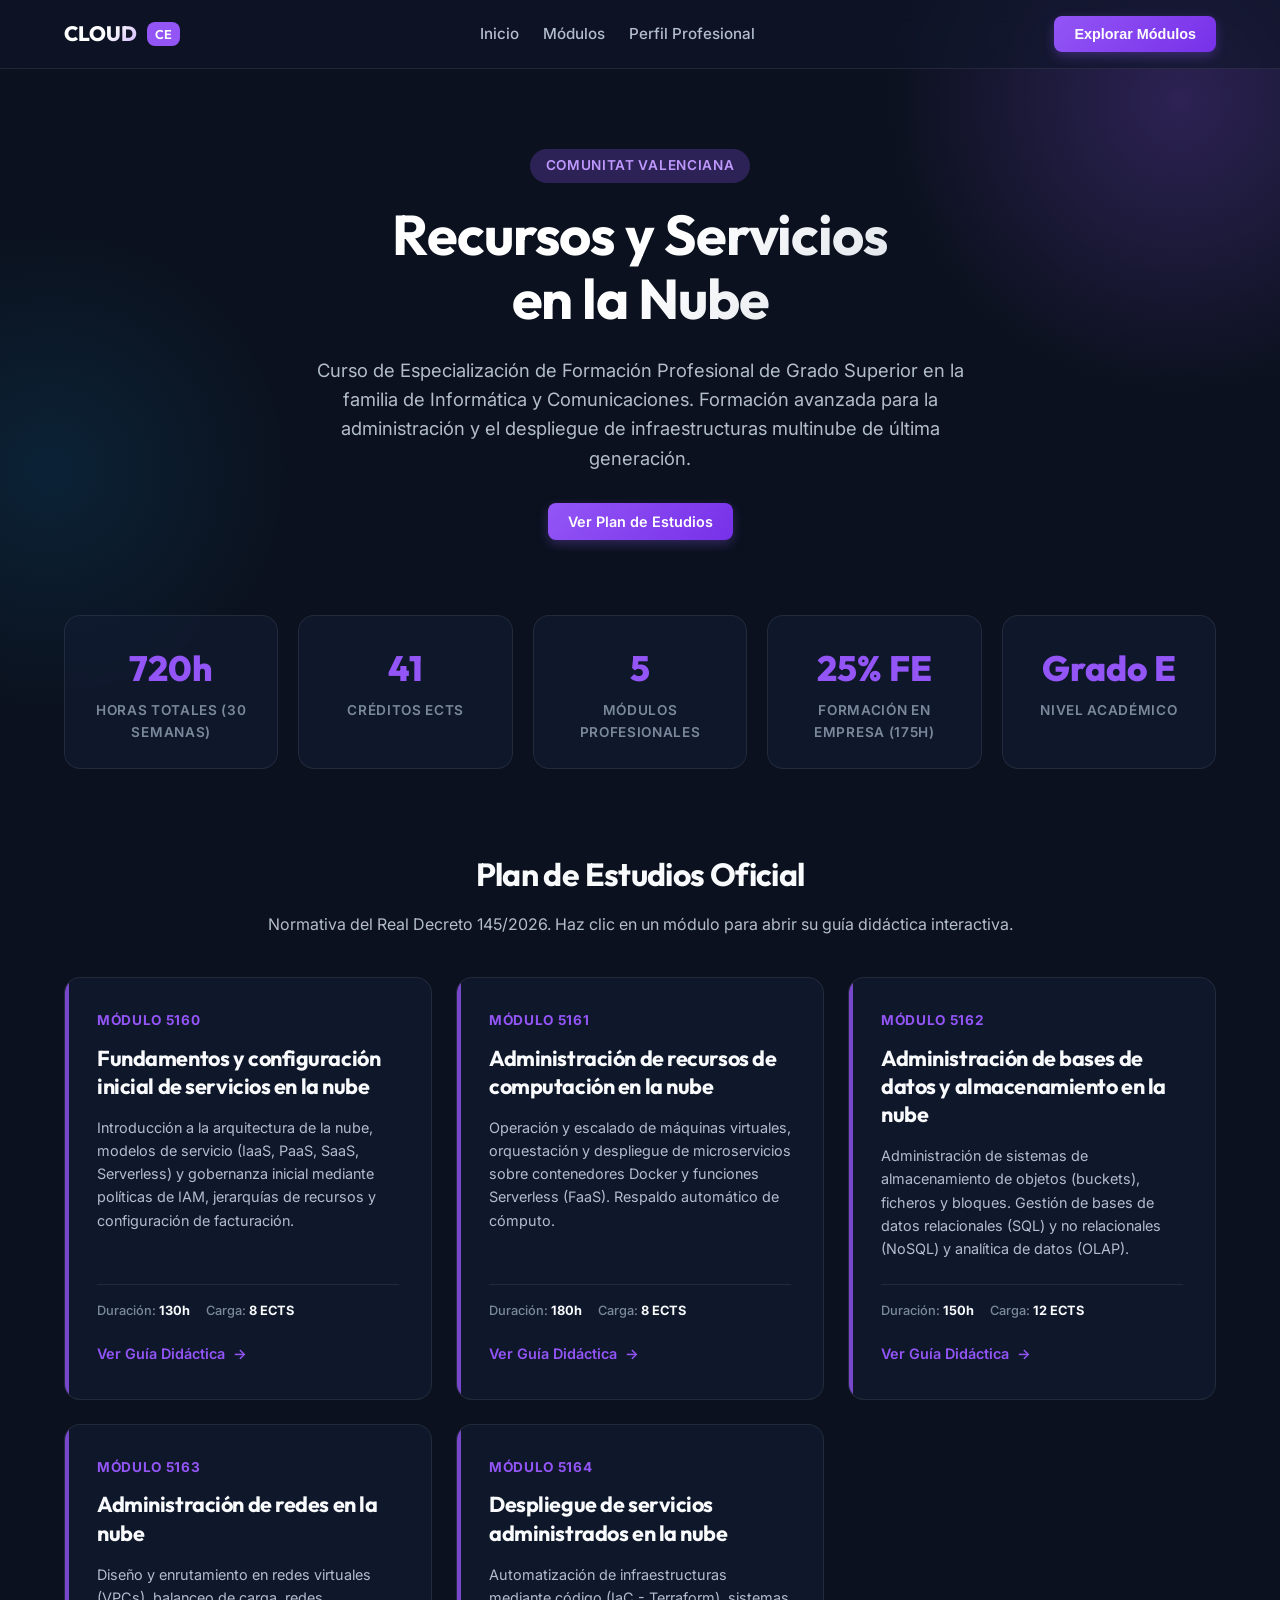
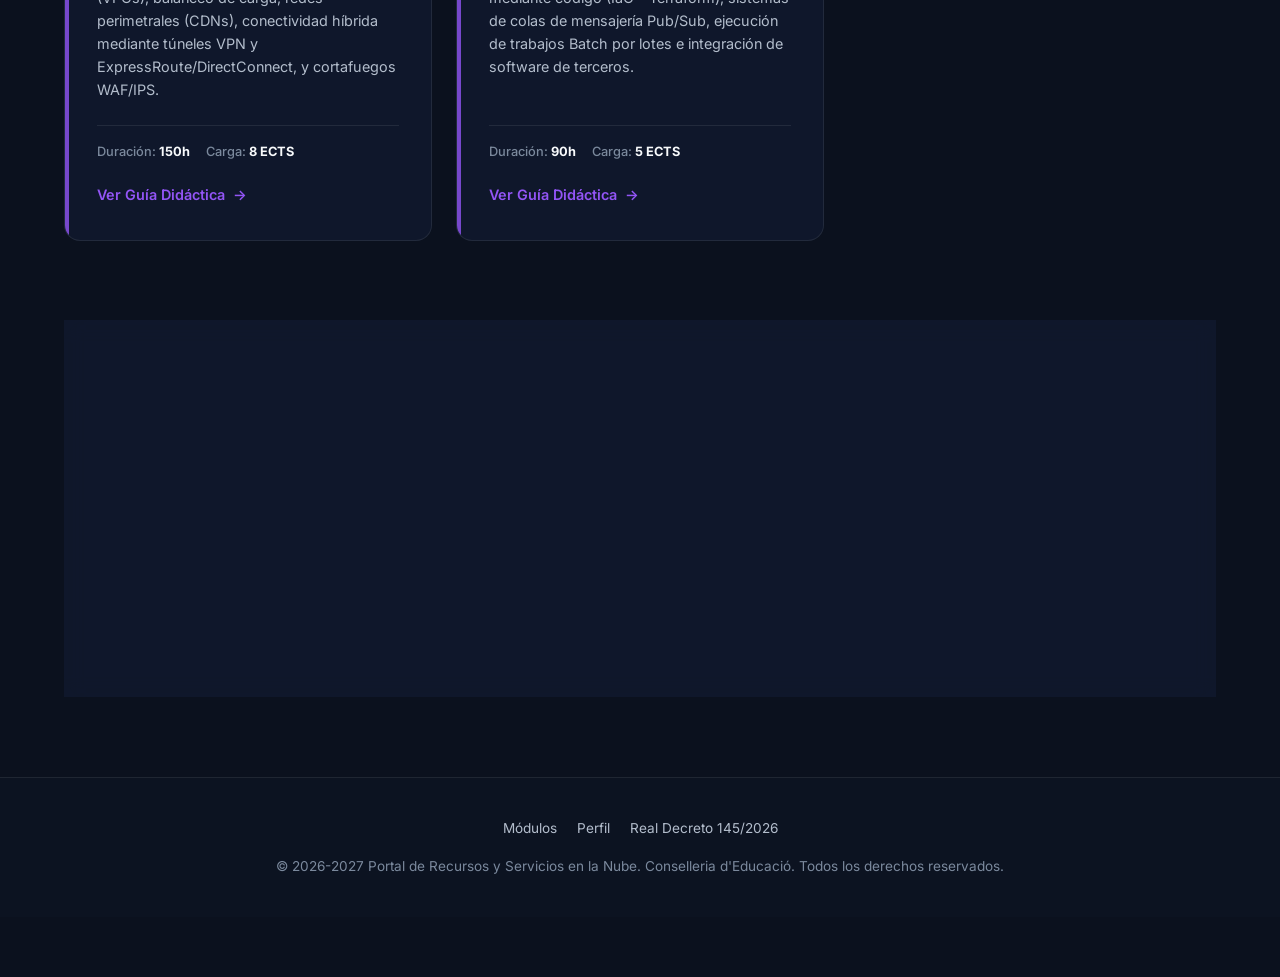
<file: index.html>
<!DOCTYPE html>
<html lang="es">
<head>
    <meta charset="UTF-8">
    <meta name="viewport" content="width=device-width, initial-scale=1.0">
    <meta name="description" content="Portal oficial del Curso de Especialización en Recursos y Servicios en la Nube de la Comunidad Valenciana. Información curricular, guías didácticas y rúbricas.">
    <title>Recursos y Servicios en la Nube - Especialización FP</title>
    <link rel="stylesheet" href="styles.css">
</head>
<body>

    <div class="bg-glow"></div>
    <div class="bg-glow-2"></div>

    <!-- Barra de Navegación -->
    <nav class="navbar">
        <div class="container nav-container">
            <a href="index.html" class="nav-brand">
                CLOUD<span>CE</span>
            </a>
            <div class="nav-links">
                <a href="index.html" class="nav-link">Inicio</a>
                <a href="#modulos" class="nav-link">Módulos</a>
                <a href="#perfil" class="nav-link">Perfil Profesional</a>
            </div>
            <a href="#modulos"><button class="btn-primary">Explorar Módulos</button></a>
        </div>
    </nav>

    <!-- Héroe -->
    <header class="hero container">
        <span class="hero-tag">Comunitat Valenciana</span>
        <h1>Recursos y Servicios<br>en la Nube</h1>
        <p>Curso de Especialización de Formación Profesional de Grado Superior en la familia de Informática y Comunicaciones. Formación avanzada para la administración y el despliegue de infraestructuras multinube de última generación.</p>
        <a href="#modulos" class="btn-primary">Ver Plan de Estudios</a>
    </header>

    <!-- Estadísticas Rápidas -->
    <section class="container">
        <div class="stats-grid">
            <div class="stat-card">
                <div class="stat-value">720h</div>
                <div class="stat-label">Horas Totales (30 semanas)</div>
            </div>
            <div class="stat-card">
                <div class="stat-value">41</div>
                <div class="stat-label">Créditos ECTS</div>
            </div>
            <div class="stat-card">
                <div class="stat-value">5</div>
                <div class="stat-label">Módulos Profesionales</div>
            </div>
            <div class="stat-card">
                <div class="stat-value">25% FE</div>
                <div class="stat-label">Formación en Empresa (175h)</div>
            </div>
            <div class="stat-card">
                <div class="stat-value">Grado E</div>
                <div class="stat-label">Nivel Académico</div>
            </div>
        </div>
    </section>

    <!-- Sección de Módulos -->
    <main class="container" id="modulos">
        <div style="text-align: center;">
            <h2 class="section-title">Plan de Estudios Oficial</h2>
            <p class="section-subtitle">Normativa del Real Decreto 145/2026. Haz clic en un módulo para abrir su guía didáctica interactiva.</p>
        </div>

        <div class="modules-grid">
            <!-- Módulo 5160 -->
            <article class="module-card">
                <div>
                    <div class="module-code">Módulo 5160</div>
                    <h3 class="module-title">Fundamentos y configuración inicial de servicios en la nube</h3>
                    <p class="module-description">Introducción a la arquitectura de la nube, modelos de servicio (IaaS, PaaS, SaaS, Serverless) y gobernanza inicial mediante políticas de IAM, jerarquías de recursos y configuración de facturación.</p>
                </div>
                <div>
                    <div class="module-meta">
                        <div class="meta-item">Duración: <strong>130h</strong></div>
                        <div class="meta-item">Carga: <strong>8 ECTS</strong></div>
                    </div>
                    <a href="modulos/5160.html" class="module-link">Ver Guía Didáctica <span>→</span></a>
                </div>
            </article>

            <!-- Módulo 5161 -->
            <article class="module-card">
                <div>
                    <div class="module-code">Módulo 5161</div>
                    <h3 class="module-title">Administración de recursos de computación en la nube</h3>
                    <p class="module-description">Operación y escalado de máquinas virtuales, orquestación y despliegue de microservicios sobre contenedores Docker y funciones Serverless (FaaS). Respaldo automático de cómputo.</p>
                </div>
                <div>
                    <div class="module-meta">
                        <div class="meta-item">Duración: <strong>180h</strong></div>
                        <div class="meta-item">Carga: <strong>8 ECTS</strong></div>
                    </div>
                    <a href="modulos/5161.html" class="module-link">Ver Guía Didáctica <span>→</span></a>
                </div>
            </article>

            <!-- Módulo 5162 -->
            <article class="module-card">
                <div>
                    <div class="module-code">Módulo 5162</div>
                    <h3 class="module-title">Administración de bases de datos y almacenamiento en la nube</h3>
                    <p class="module-description">Administración de sistemas de almacenamiento de objetos (buckets), ficheros y bloques. Gestión de bases de datos relacionales (SQL) y no relacionales (NoSQL) y analítica de datos (OLAP).</p>
                </div>
                <div>
                    <div class="module-meta">
                        <div class="meta-item">Duración: <strong>150h</strong></div>
                        <div class="meta-item">Carga: <strong>12 ECTS</strong></div>
                    </div>
                    <a href="modulos/5162.html" class="module-link">Ver Guía Didáctica <span>→</span></a>
                </div>
            </article>

            <!-- Módulo 5163 -->
            <article class="module-card">
                <div>
                    <div class="module-code">Módulo 5163</div>
                    <h3 class="module-title">Administración de redes en la nube</h3>
                    <p class="module-description">Diseño y enrutamiento en redes virtuales (VPCs), balanceo de carga, redes perimetrales (CDNs), conectividad híbrida mediante túneles VPN y ExpressRoute/DirectConnect, y cortafuegos WAF/IPS.</p>
                </div>
                <div>
                    <div class="module-meta">
                        <div class="meta-item">Duración: <strong>150h</strong></div>
                        <div class="meta-item">Carga: <strong>8 ECTS</strong></div>
                    </div>
                    <a href="modulos/5163.html" class="module-link">Ver Guía Didáctica <span>→</span></a>
                </div>
            </article>

            <!-- Módulo 5164 -->
            <article class="module-card">
                <div>
                    <div class="module-code">Módulo 5164</div>
                    <h3 class="module-title">Despliegue de servicios administrados en la nube</h3>
                    <p class="module-description">Automatización de infraestructuras mediante código (IaC - Terraform), sistemas de colas de mensajería Pub/Sub, ejecución de trabajos Batch por lotes e integración de software de terceros.</p>
                </div>
                <div>
                    <div class="module-meta">
                        <div class="meta-item">Duración: <strong>90h</strong></div>
                        <div class="meta-item">Carga: <strong>5 ECTS</strong></div>
                    </div>
                    <a href="modulos/5164.html" class="module-link">Ver Guía Didáctica <span>→</span></a>
                </div>
            </article>
        </div>
    </main>

    <!-- Sección de Perfil Profesional -->
    <section class="container" id="perfil">
        <div class="profile-section">
            <div class="profile-grid">
                <div class="profile-content">
                    <h2>Perfil Profesional</h2>
                    <p>Las personas graduadas en esta especialización son capaces de desplegar y administrar infraestructuras multinube garantizando la ciberseguridad, la escalabilidad automática y la optimización de costes. Este máster de FP es ideal para expandir las oportunidades laborales de titulados en DAM, DAW, ASIR y telecomunicaciones.</p>
                    <p>Las salidas profesionales directas más relevantes incluyen:</p>
                </div>
                <div class="profile-list">
                    <div class="profile-item">Administrador/a Cloud</div>
                    <div class="profile-item">Arquitecto/a de Redes Cloud</div>
                    <div class="profile-item">Administrador/a de Sistemas</div>
                    <div class="profile-item">Administrador/a de Bases de Datos</div>
                    <div class="profile-item">Técnico/a de Soluciones Cloud</div>
                    <div class="profile-item">Operador/a SysOps / DevOps</div>
                </div>
            </div>
        </div>
    </section>

    <!-- Footer -->
    <footer class="footer">
        <div class="container">
            <div class="footer-nav">
                <a href="#modulos">Módulos</a>
                <a href="#perfil">Perfil</a>
                <a href="https://www.boe.es/eli/es/rd/2026/02/25/145" target="_blank" rel="noopener">Real Decreto 145/2026</a>
            </div>
            <p>© 2026-2027 Portal de Recursos y Servicios en la Nube. Conselleria d'Educació. Todos los derechos reservados.</p>
        </div>
    </footer>

    <script src="app.js"></script>
</body>
</html>
</file>
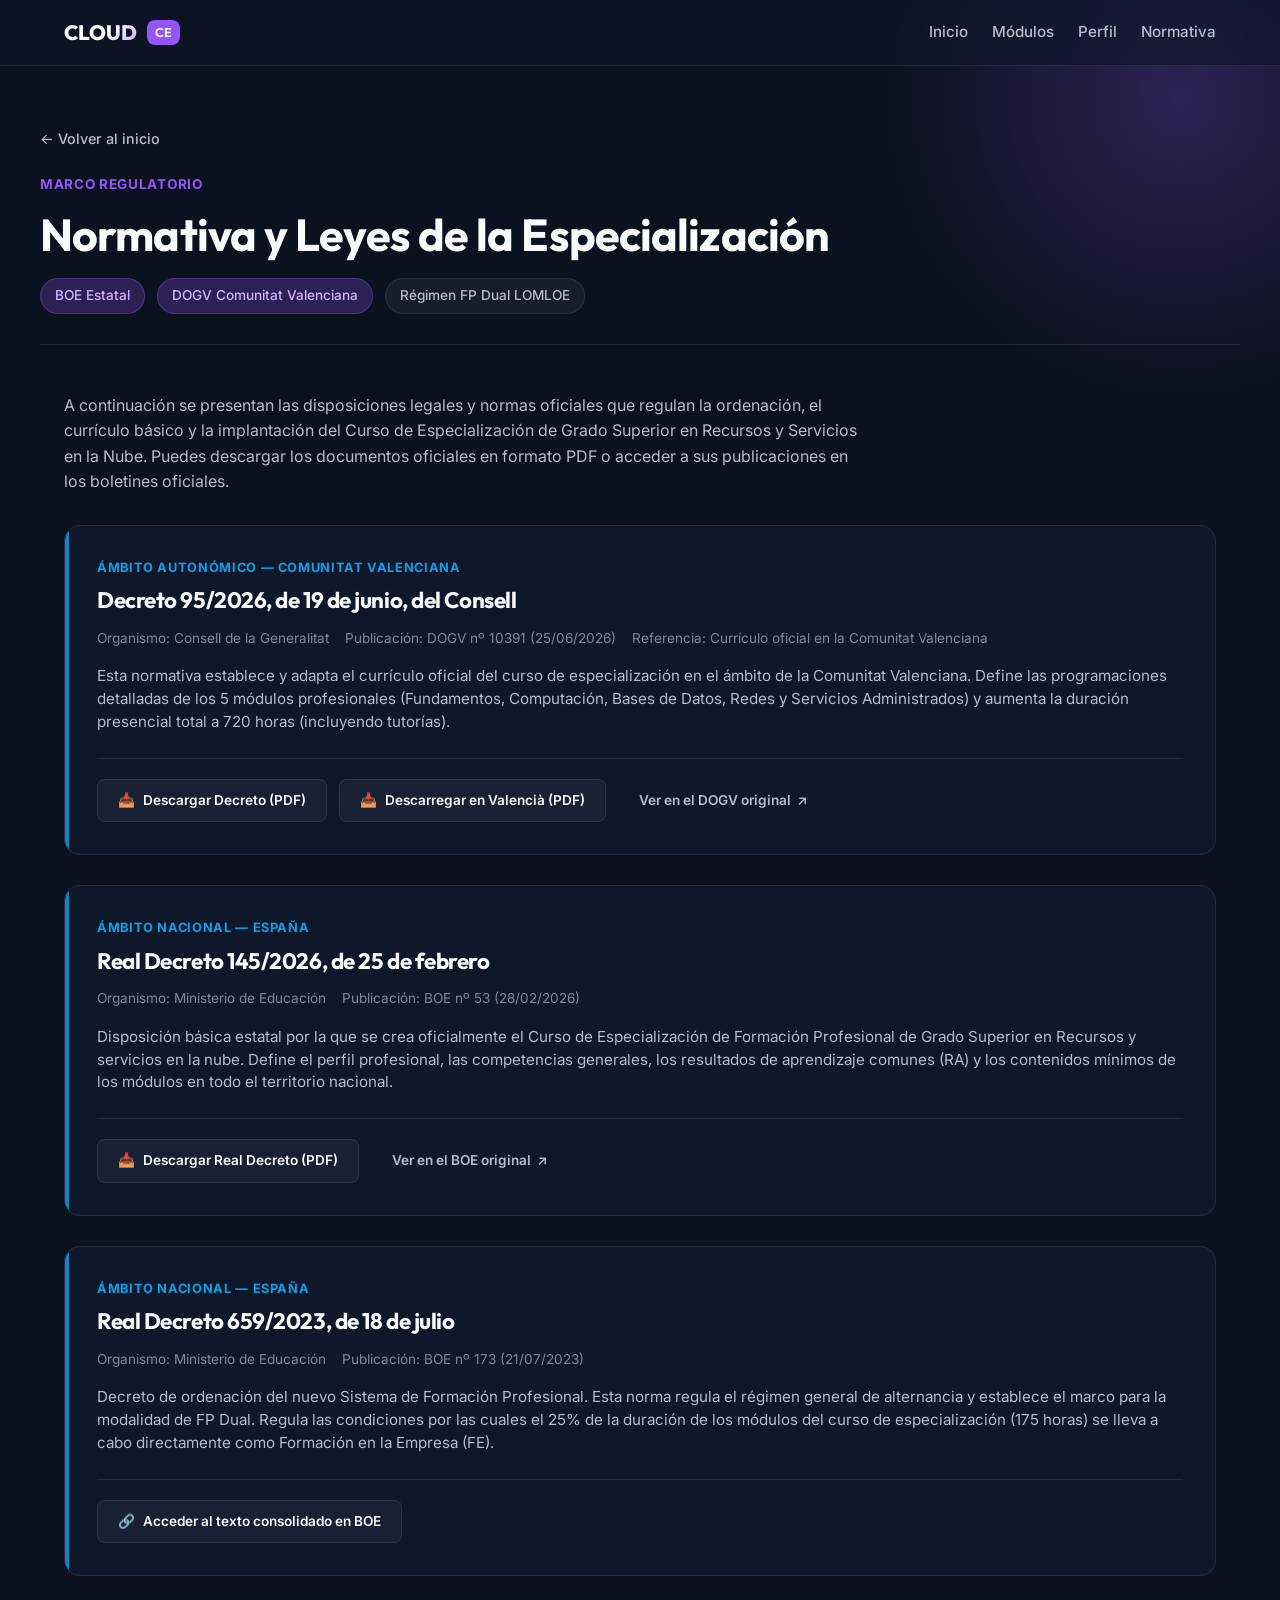
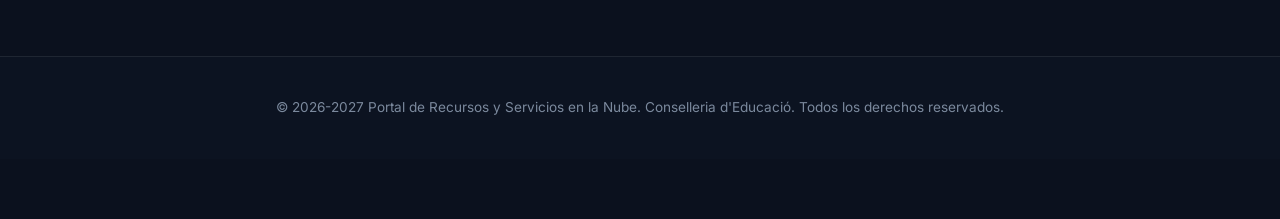
<file: leyes/index.html>
<!DOCTYPE html>
<html lang="es">
<head>
    <meta charset="UTF-8">
    <meta name="viewport" content="width=device-width, initial-scale=1.0">
    <meta name="description" content="Normativa, decretos y leyes reguladoras del Curso de Especialización en Recursos y Servicios en la Nube en la Comunidad Valenciana.">
    <title>Normativa y Leyes - Especialización FP</title>
    <link rel="stylesheet" href="../styles.css">
    <style>
        .laws-grid {
            display: grid;
            grid-template-columns: 1fr;
            gap: 30px;
            margin-bottom: 60px;
            margin-top: 30px;
        }
        .law-card {
            background-color: var(--bg-card);
            border: 1px solid var(--border-color);
            border-radius: var(--radius-md);
            padding: 32px;
            display: flex;
            flex-direction: column;
            justify-content: space-between;
            transition: all 0.3s cubic-bezier(0.4, 0, 0.2, 1);
            position: relative;
            overflow: hidden;
        }
        .law-card::before {
            content: '';
            position: absolute;
            top: 0;
            left: 0;
            width: 4px;
            height: 100%;
            background: var(--secondary);
            opacity: 0.8;
        }
        .law-card:hover {
            background-color: var(--bg-card-hover);
            border-color: var(--border-color-hover);
            transform: translateY(-4px);
            box-shadow: var(--shadow-glow), var(--shadow-lg);
        }
        .law-scope {
            font-size: 0.8rem;
            color: var(--secondary);
            font-weight: 700;
            text-transform: uppercase;
            letter-spacing: 0.05em;
            margin-bottom: 8px;
        }
        .law-title {
            font-size: 1.4rem;
            margin-bottom: 12px;
            font-family: var(--font-header);
            line-height: 1.3;
        }
        .law-meta-info {
            display: flex;
            gap: 16px;
            font-size: 0.85rem;
            color: var(--text-muted);
            margin-bottom: 16px;
            flex-wrap: wrap;
        }
        .law-description {
            color: var(--text-secondary);
            font-size: 0.95rem;
            margin-bottom: 24px;
            line-height: 1.5;
        }
        .law-actions {
            display: flex;
            gap: 12px;
            flex-wrap: wrap;
            border-top: 1px solid var(--border-color);
            padding-top: 20px;
        }
        .btn-download {
            background: rgba(255, 255, 255, 0.04);
            border: 1px solid var(--border-color);
            color: var(--text-primary);
            padding: 10px 20px;
            border-radius: var(--radius-sm);
            font-weight: 600;
            font-size: 0.85rem;
            display: inline-flex;
            align-items: center;
            gap: 8px;
            cursor: pointer;
            transition: all 0.2s ease;
        }
        .btn-download:hover {
            background: var(--primary-glow);
            border-color: var(--primary);
            transform: translateY(-2px);
        }
        .btn-external {
            background: transparent;
            border: 1px solid transparent;
            color: var(--text-secondary);
            padding: 10px 20px;
            font-weight: 600;
            font-size: 0.85rem;
            display: inline-flex;
            align-items: center;
            gap: 6px;
            transition: color 0.2s ease;
        }
        .btn-external:hover {
            color: var(--text-primary);
        }
    </style>
</head>
<body>

    <div class="bg-glow"></div>

    <!-- Barra de Navegación -->
    <nav class="navbar">
        <div class="container nav-container">
            <a href="../index.html" class="nav-brand">
                CLOUD<span>CE</span>
            </a>
            <div class="nav-links">
                <a href="../index.html" class="nav-link">Inicio</a>
                <a href="../index.html#modulos" class="nav-link">Módulos</a>
                <a href="../index.html#perfil" class="nav-link">Perfil</a>
                <a href="index.html" class="nav-link nav-link-active">Normativa</a>
            </div>
        </div>
    </nav>

    <!-- Cabecera de Página -->
    <header class="module-header container">
        <a href="../index.html" class="back-link">← Volver al inicio</a>
        <div class="module-code">Marco Regulatorio</div>
        <h1 class="module-header-title">Normativa y Leyes de la Especialización</h1>
        <div class="badge-group">
            <span class="badge badge-primary">BOE Estatal</span>
            <span class="badge badge-primary">DOGV Comunitat Valenciana</span>
            <span class="badge">Régimen FP Dual LOMLOE</span>
        </div>
    </header>

    <!-- Contenedor Principal -->
    <main class="container">
        <section>
            <p style="color: var(--text-secondary); max-width: 800px; margin-bottom: 20px;">
                A continuación se presentan las disposiciones legales y normas oficiales que regulan la ordenación, el currículo básico y la implantación del Curso de Especialización de Grado Superior en Recursos y Servicios en la Nube. Puedes descargar los documentos oficiales en formato PDF o acceder a sus publicaciones en los boletines oficiales.
            </p>
        </section>

        <!-- Listado de Leyes -->
        <div class="laws-grid">
            
            <!-- Ley 1: Currículo Comunidad Valenciana -->
            <article class="law-card">
                <div>
                    <div class="law-scope">Ámbito Autonómico — Comunitat Valenciana</div>
                    <h3 class="law-title">Decreto 95/2026, de 19 de junio, del Consell</h3>
                    <div class="law-meta-info">
                        <span>Organismo: Consell de la Generalitat</span>
                        <span>Publicación: DOGV nº 10391 (25/06/2026)</span>
                        <span>Referencia: Currículo oficial en la Comunitat Valenciana</span>
                    </div>
                    <p class="law-description">
                        Esta normativa establece y adapta el currículo oficial del curso de especialización en el ámbito de la Comunitat Valenciana. Define las programaciones detalladas de los 5 módulos profesionales (Fundamentos, Computación, Bases de Datos, Redes y Servicios Administrados) y aumenta la duración presencial total a 720 horas (incluyendo tutorías).
                    </p>
                </div>
                <div class="law-actions">
                    <a href="2026_CURRICULUM 95-2026.pdf" download class="btn-download">
                        <span>📥</span> Descargar Decreto (PDF)
                    </a>
                    <a href="2026_21170_va.pdf" download class="btn-download">
                        <span>📥</span> Descarregar en Valencià (PDF)
                    </a>
                    <a href="https://dogv.gva.es/va/eli/es-vc/d/2026/06/19/95/dof/vci/html" target="_blank" rel="noopener" class="btn-external">
                        Ver en el DOGV original <span>↗</span>
                    </a>
                </div>
            </article>

            <!-- Ley 2: Real Decreto de Especialización -->
            <article class="law-card">
                <div>
                    <div class="law-scope">Ámbito Nacional — España</div>
                    <h3 class="law-title">Real Decreto 145/2026, de 25 de febrero</h3>
                    <div class="law-meta-info">
                        <span>Organismo: Ministerio de Educación</span>
                        <span>Publicación: BOE nº 53 (28/02/2026)</span>
                    </div>
                    <p class="law-description">
                        Disposición básica estatal por la que se crea oficialmente el Curso de Especialización de Formación Profesional de Grado Superior en Recursos y servicios en la nube. Define el perfil profesional, las competencias generales, los resultados de aprendizaje comunes (RA) y los contenidos mínimos de los módulos en todo el territorio nacional.
                    </p>
                </div>
                <div class="law-actions">
                    <a href="BOE-A-2026-4673.pdf" download class="btn-download">
                        <span>📥</span> Descargar Real Decreto (PDF)
                    </a>
                    <a href="https://www.boe.es/buscar/doc.php?id=BOE-A-2026-4673" target="_blank" rel="noopener" class="btn-external">
                        Ver en el BOE original <span>↗</span>
                    </a>
                </div>
            </article>

            <!-- Ley 3: Ley de Ordenación del Sistema de FP -->
            <article class="law-card">
                <div>
                    <div class="law-scope">Ámbito Nacional — España</div>
                    <h3 class="law-title">Real Decreto 659/2023, de 18 de julio</h3>
                    <div class="law-meta-info">
                        <span>Organismo: Ministerio de Educación</span>
                        <span>Publicación: BOE nº 173 (21/07/2023)</span>
                    </div>
                    <p class="law-description">
                        Decreto de ordenación del nuevo Sistema de Formación Profesional. Esta norma regula el régimen general de alternancia y establece el marco para la modalidad de FP Dual. Regula las condiciones por las cuales el 25% de la duración de los módulos del curso de especialización (175 horas) se lleva a cabo directamente como Formación en la Empresa (FE).
                    </p>
                </div>
                <div class="law-actions">
                    <a href="https://www.boe.es/buscar/act.php?id=BOE-A-2023-16889" target="_blank" rel="noopener" class="btn-download">
                        <span>🔗</span> Acceder al texto consolidado en BOE
                    </a>
                </div>
            </article>

        </div>
    </main>

    <!-- Footer -->
    <footer class="footer">
        <div class="container">
            <p>© 2026-2027 Portal de Recursos y Servicios en la Nube. Conselleria d'Educació. Todos los derechos reservados.</p>
        </div>
    </footer>

</body>
</html>
</file>
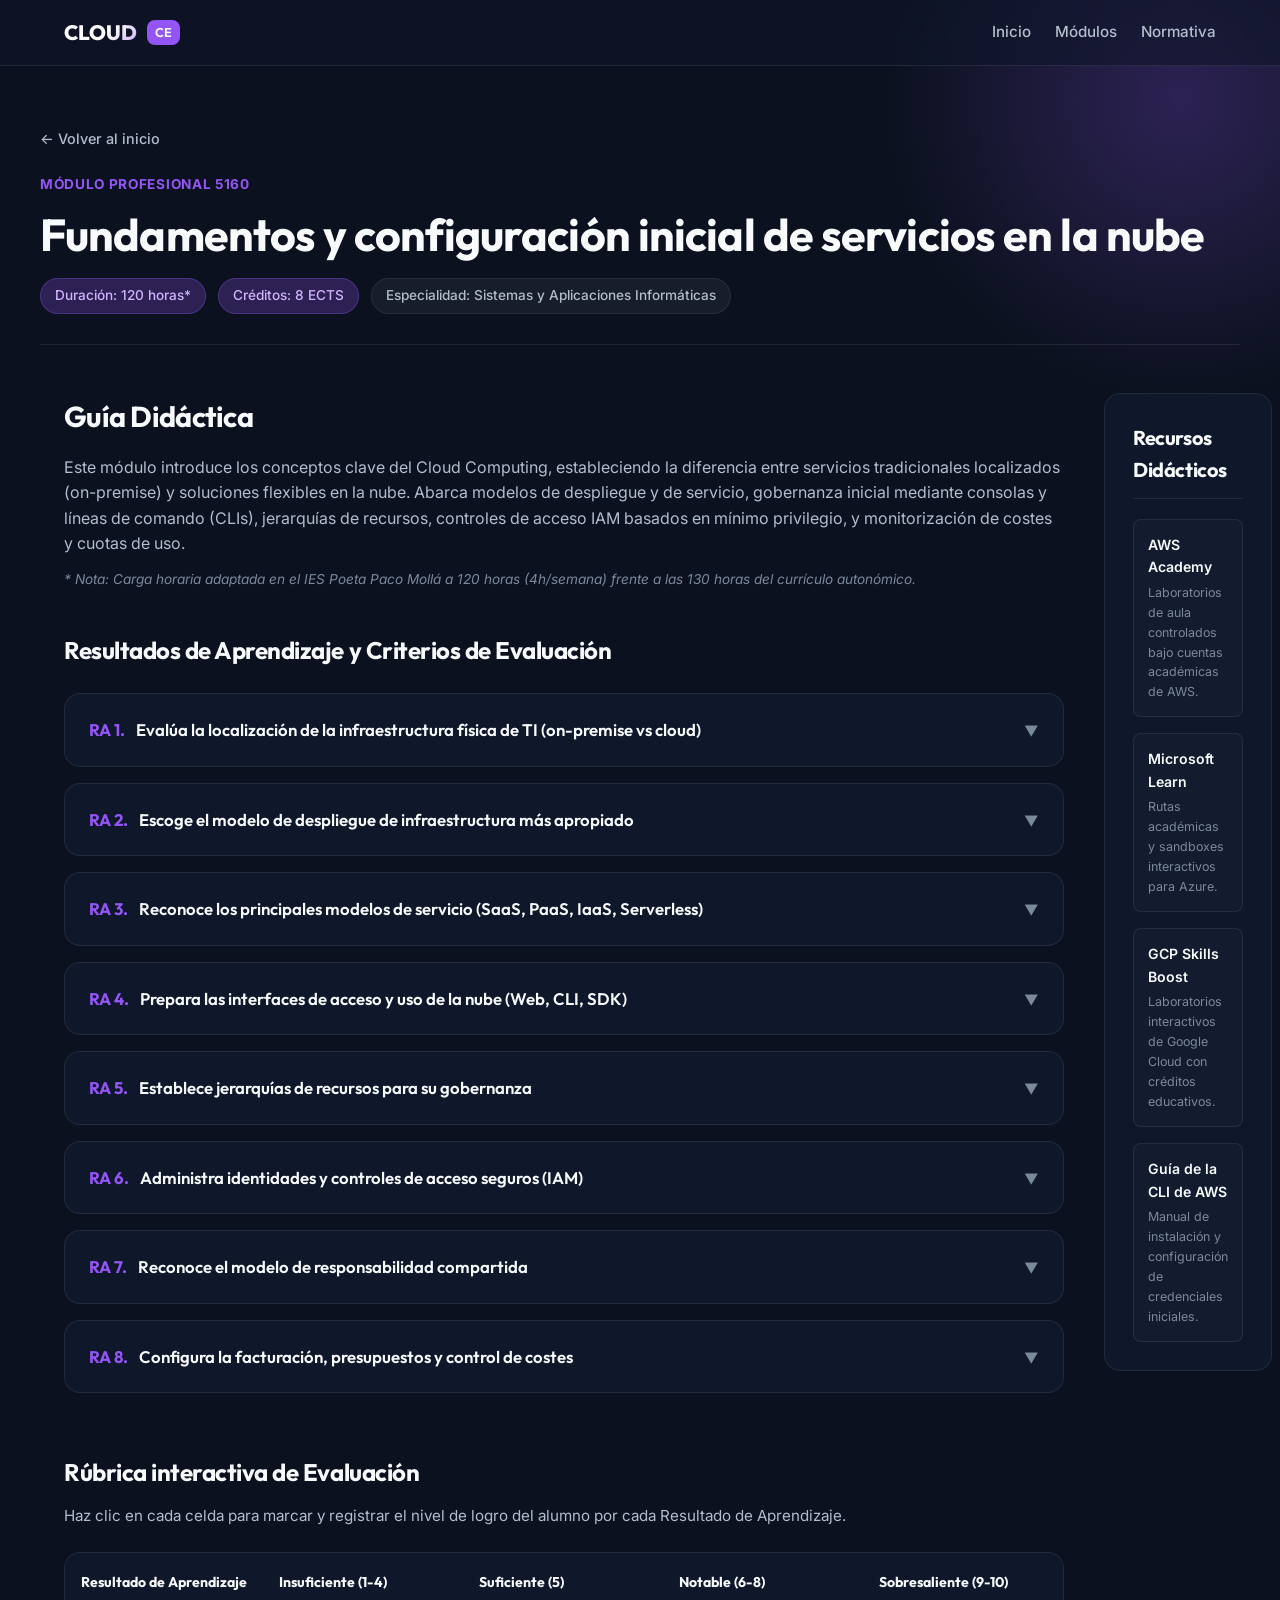
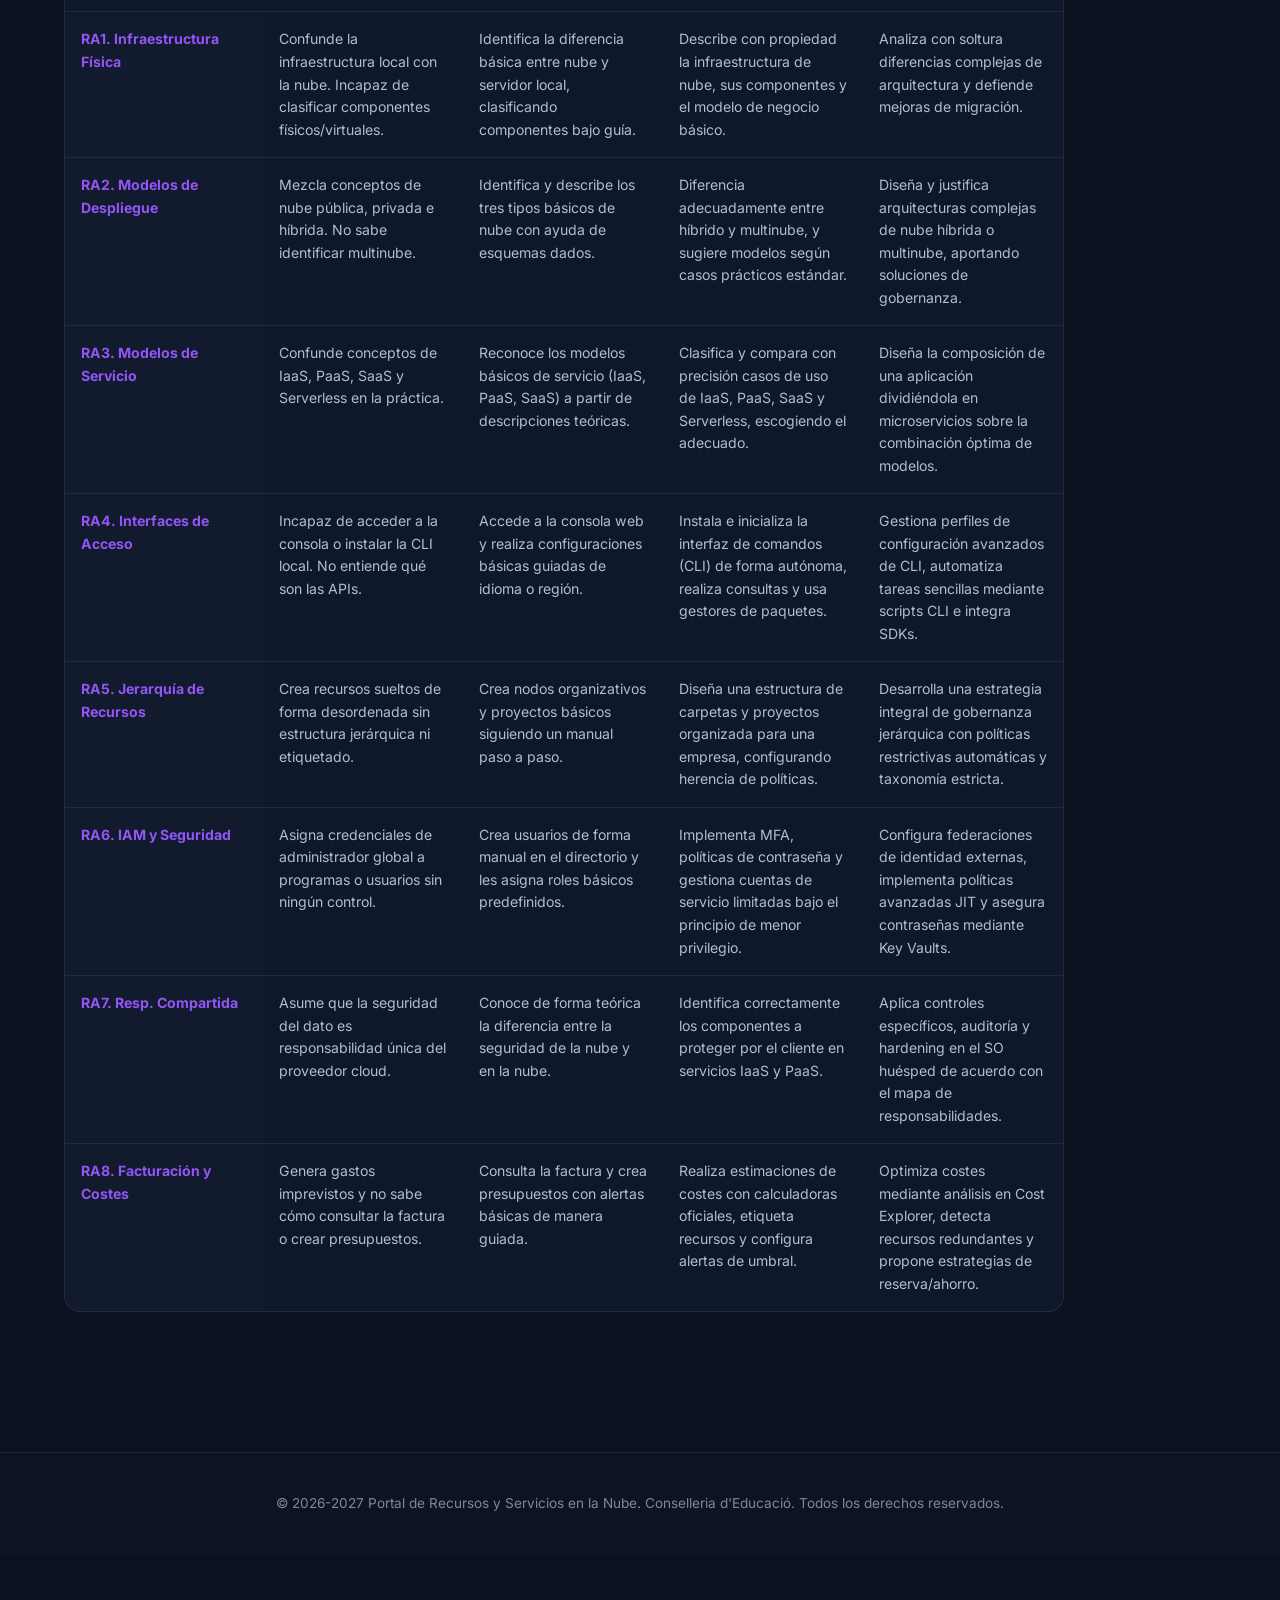
<file: modulos/5160.html>
<!DOCTYPE html>
<html lang="es">
<head>
    <meta charset="UTF-8">
    <meta name="viewport" content="width=device-width, initial-scale=1.0">
    <meta name="description" content="Guía didáctica del Módulo 5160: Fundamentos y configuración inicial de servicios en la nube. Curso de especialización de FP.">
    <title>Módulo 5160 - Fundamentos y Configuración Inicial - Especialización FP</title>
    <link rel="stylesheet" href="../styles.css">
</head>
<body>

    <div class="bg-glow"></div>

    <!-- Barra de Navegación -->
    <nav class="navbar">
        <div class="container nav-container">
            <a href="../index.html" class="nav-brand">
                CLOUD<span>CE</span>
            </a>
            <div class="nav-links">
                <a href="../index.html" class="nav-link">Inicio</a>
                <a href="../index.html#modulos" class="nav-link">Módulos</a>
                <a href="../leyes/index.html" class="nav-link">Normativa</a>
            </div>
        </div>
    </nav>

    <!-- Cabecera de Módulo -->
    <header class="module-header container">
        <a href="../index.html" class="back-link">← Volver al inicio</a>
        <div class="module-code">Módulo Profesional 5160</div>
        <h1 class="module-header-title">Fundamentos y configuración inicial de servicios en la nube</h1>
        <div class="badge-group">
            <span class="badge badge-primary">Duración: 120 horas*</span>
            <span class="badge badge-primary">Créditos: 8 ECTS</span>
            <span class="badge">Especialidad: Sistemas y Aplicaciones Informáticas</span>
        </div>
    </header>

    <!-- Layout Detallado -->
    <div class="container detail-layout">
        
        <!-- Contenido Principal -->
        <main>
            <section style="margin-bottom: 40px;">
                <h2 style="font-size: 1.8rem; margin-bottom: 16px; font-family: var(--font-header);">Guía Didáctica</h2>
                <p style="color: var(--text-secondary); margin-bottom: 24px;">Este módulo introduce los conceptos clave del Cloud Computing, estableciendo la diferencia entre servicios tradicionales localizados (on-premise) y soluciones flexibles en la nube. Abarca modelos de despliegue y de servicio, gobernanza inicial mediante consolas y líneas de comando (CLIs), jerarquías de recursos, controles de acceso IAM basados en mínimo privilegio, y monitorización de costes y cuotas de uso.</p>
                <p style="font-size: 0.85rem; color: var(--text-muted); font-style: italic; margin-top: -12px; margin-bottom: 24px;">* Nota: Carga horaria adaptada en el IES Poeta Paco Mollá a 120 horas (4h/semana) frente a las 130 horas del currículo autonómico.</p>
            </section>

            <!-- Acordeones de RAs y CEs -->
            <section style="margin-bottom: 60px;">
                <h2 style="font-size: 1.5rem; margin-bottom: 24px; font-family: var(--font-header);">Resultados de Aprendizaje y Criterios de Evaluación</h2>
                <div class="ra-list">
                    
                    <!-- RA 1 -->
                    <div class="ra-item">
                        <button class="ra-trigger">
                            <span class="ra-title"><strong>RA 1.</strong> Evalúa la localización de la infraestructura física de TI (on-premise vs cloud)</span>
                            <span class="ra-icon">▼</span>
                        </button>
                        <div class="ra-content">
                            <div class="ra-inner">
                                <h4 class="ce-title">Criterios de Evaluación:</h4>
                                <ul class="ce-list">
                                    <li class="ce-item"><span class="ce-bullet">a)</span> Se ha definido el concepto de infraestructura de nube frente a local.</li>
                                    <li class="ce-item"><span class="ce-bullet">b)</span> Se ha descrito el funcionamiento e implicación en el modelo de negocio.</li>
                                    <li class="ce-item"><span class="ce-bullet">c)</span> Se han analizado los beneficios de la nube con respecto a on-premise.</li>
                                    <li class="ce-item"><span class="ce-bullet">d)</span> Se ha diferenciado entre infraestructura y arquitectura de nube.</li>
                                    <li class="ce-item"><span class="ce-bullet">e)</span> Se han determinado los componentes hardware/software del aprovisionamiento virtual.</li>
                                    <li class="ce-item"><span class="ce-bullet">f)</span> Se han especificado servidores, almacenamiento, redes y software de hipervisión.</li>
                                </ul>
                            </div>
                        </div>
                    </div>

                    <!-- RA 2 -->
                    <div class="ra-item">
                        <button class="ra-trigger">
                            <span class="ra-title"><strong>RA 2.</strong> Escoge el modelo de despliegue de infraestructura más apropiado</span>
                            <span class="ra-icon">▼</span>
                        </button>
                        <div class="ra-content">
                            <div class="ra-inner">
                                <h4 class="ce-title">Criterios de Evaluación:</h4>
                                <ul class="ce-list">
                                    <li class="ce-item"><span class="ce-bullet">a)</span> Se ha descrito y esquematizado el modelo de nube pública.</li>
                                    <li class="ce-item"><span class="ce-bullet">b)</span> Se ha descrito y esquematizado el modelo de nube privada.</li>
                                    <li class="ce-item"><span class="ce-bullet">c)</span> Se ha descrito y esquematizado el modelo de nube híbrida.</li>
                                    <li class="ce-item"><span class="ce-bullet">d)</span> Se ha valorado la mejor configuración según las necesidades organizativas.</li>
                                    <li class="ce-item"><span class="ce-bullet">e)</span> Se ha diferenciado entre nube híbrida y entornos multinube.</li>
                                    <li class="ce-item"><span class="ce-bullet">f)</span> Se han analizado las necesidades de gobernanza en entornos híbridos y multinube.</li>
                                </ul>
                            </div>
                        </div>
                    </div>

                    <!-- RA 3 -->
                    <div class="ra-item">
                        <button class="ra-trigger">
                            <span class="ra-title"><strong>RA 3.</strong> Reconoce los principales modelos de servicio (SaaS, PaaS, IaaS, Serverless)</span>
                            <span class="ra-icon">▼</span>
                        </button>
                        <div class="ra-content">
                            <div class="ra-inner">
                                <h4 class="ce-title">Criterios de Evaluación:</h4>
                                <ul class="ce-list">
                                    <li class="ce-item"><span class="ce-bullet">a)</span> Se ha detallado el modelo Software as a Service (SaaS).</li>
                                    <li class="ce-item"><span class="ce-bullet">b)</span> Se ha detallado el modelo Platform as a Service (PaaS).</li>
                                    <li class="ce-item"><span class="ce-bullet">c)</span> Se ha detallado el modelo Infrastructure as a Service (IaaS).</li>
                                    <li class="ce-item"><span class="ce-bullet">d)</span> Se ha detallado el modelo de arquitectura sin servidor (Serverless).</li>
                                    <li class="ce-item"><span class="ce-bullet">e)</span> Se han comparado los modelos, definiendo el alcance de control del cliente.</li>
                                </ul>
                            </div>
                        </div>
                    </div>

                    <!-- RA 4 -->
                    <div class="ra-item">
                        <button class="ra-trigger">
                            <span class="ra-title"><strong>RA 4.</strong> Prepara las interfaces de acceso y uso de la nube (Web, CLI, SDK)</span>
                            <span class="ra-icon">▼</span>
                        </button>
                        <div class="ra-content">
                            <div class="ra-inner">
                                <h4 class="ce-title">Criterios de Evaluación:</h4>
                                <ul class="ce-list">
                                    <li class="ce-item"><span class="ce-bullet">a)</span> Se han efectuado conexiones autenticadas a la interfaz gráfica web.</li>
                                    <li class="ce-item"><span class="ce-bullet">b)</span> Se han configurado idiomas, aspectos y preferencias en la consola.</li>
                                    <li class="ce-item"><span class="ce-bullet">c)</span> Se han instalado y autenticado interfaces de línea de comandos (CLI) en local o servidor.</li>
                                    <li class="ce-item"><span class="ce-bullet">d)</span> Se han administrado las configuraciones y perfiles a través de la CLI.</li>
                                    <li class="ce-item"><span class="ce-bullet">e)</span> Se han descargado e integrado las librerías cliente (SDK) mediante gestores de dependencias.</li>
                                </ul>
                            </div>
                        </div>
                    </div>

                    <!-- RA 5 -->
                    <div class="ra-item">
                        <button class="ra-trigger">
                            <span class="ra-title"><strong>RA 5.</strong> Establece jerarquías de recursos para su gobernanza</span>
                            <span class="ra-icon">▼</span>
                        </button>
                        <div class="ra-content">
                            <div class="ra-inner">
                                <h4 class="ce-title">Criterios de Evaluación:</h4>
                                <ul class="ce-list">
                                    <li class="ce-item"><span class="ce-bullet">a)</span> Se han creado nodos raíz de organización de la entidad empresarial.</li>
                                    <li class="ce-item"><span class="ce-bullet">b)</span> Se han creado niveles intermedios de agrupación (carpetas) y aplicado políticas.</li>
                                    <li class="ce-item"><span class="ce-bullet">c)</span> Se han creado contenedores de recursos (proyectos/suscripciones) con sus restricciones.</li>
                                    <li class="ce-item"><span class="ce-bullet">d)</span> Se han implementado políticas comunes (etiquetado obligado, bloqueo de regiones).</li>
                                    <li class="ce-item"><span class="ce-bullet">e)</span> Se ha configurado la herencia automática de directivas para facilitar el control global.</li>
                                </ul>
                            </div>
                        </div>
                    </div>

                    <!-- RA 6 -->
                    <div class="ra-item">
                        <button class="ra-trigger">
                            <span class="ra-title"><strong>RA 6.</strong> Administra identidades y controles de acceso seguros (IAM)</span>
                            <span class="ra-icon">▼</span>
                        </button>
                        <div class="ra-content">
                            <div class="ra-inner">
                                <h4 class="ce-title">Criterios de Evaluación:</h4>
                                <ul class="ce-list">
                                    <li class="ce-item"><span class="ce-bullet">a)</span> Se han definido los objetivos y componentes clave de IAM.</li>
                                    <li class="ce-item"><span class="ce-bullet">b)</span> Se han creado identidades de usuarios y grupos con sus accesos.</li>
                                    <li class="ce-item"><span class="ce-bullet">c)</span> Se han sincronizado o federado identidades con directorios externos locales.</li>
                                    <li class="ce-item"><span class="ce-bullet">d)</span> Se han activado políticas de complejidad de contraseñas y doble factor (MFA).</li>
                                    <li class="ce-item"><span class="ce-bullet">e)</span> Se han creado cuentas de servicio efímeras siguiendo el principio JIT (Just in Time).</li>
                                    <li class="ce-item"><span class="ce-bullet">f)</span> Se han diseñado roles personalizados cuando los predefinidos eran insuficientes.</li>
                                    <li class="ce-item"><span class="ce-bullet">g)</span> Se han otorgado permisos siguiendo los principios de menor privilegio y continuidad.</li>
                                    <li class="ce-item"><span class="ce-bullet">h)</span> Se han verificado las directivas de seguridad resultantes.</li>
                                    <li class="ce-item"><span class="ce-bullet">i)</span> Se han almacenado secretos y claves en bóvedas seguras (Vaults / Secrets Managers).</li>
                                </ul>
                            </div>
                        </div>
                    </div>

                    <!-- RA 7 -->
                    <div class="ra-item">
                        <button class="ra-trigger">
                            <span class="ra-title"><strong>RA 7.</strong> Reconoce el modelo de responsabilidad compartida</span>
                            <span class="ra-icon">▼</span>
                        </button>
                        <div class="ra-content">
                            <div class="ra-inner">
                                <h4 class="ce-title">Criterios de Evaluación:</h4>
                                <ul class="ce-list">
                                    <li class="ce-item"><span class="ce-bullet">a)</span> Se ha diferenciado entre la seguridad "de la nube" y "en la nube".</li>
                                    <li class="ce-item"><span class="ce-bullet">b)</span> Se ha identificado el alcance de protección física e infraestructura del proveedor.</li>
                                    <li class="ce-item"><span class="ce-bullet">c)</span> Se han definido las responsabilidades del cliente (parches SO, firewall, datos, IAM).</li>
                                    <li class="ce-item"><span class="ce-bullet">d)</span> Se han analizado los factores que alteran la responsabilidad en cada caso.</li>
                                    <li class="ce-item"><span class="ce-bullet">e)</span> Se han determinado controles heredados, compartidos y propios de la organización.</li>
                                </ul>
                            </div>
                        </div>
                    </div>

                    <!-- RA 8 -->
                    <div class="ra-item">
                        <button class="ra-trigger">
                            <span class="ra-title"><strong>RA 8.</strong> Configura la facturación, presupuestos y control de costes</span>
                            <span class="ra-icon">▼</span>
                        </button>
                        <div class="ra-content">
                            <div class="ra-inner">
                                <h4 class="ce-title">Criterios de Evaluación:</h4>
                                <ul class="ce-list">
                                    <li class="ce-item"><span class="ce-bullet">a)</span> Se han clasificado etiquetas (tags) para auditoría de centros de coste.</li>
                                    <li class="ce-item"><span class="ce-bullet">b)</span> Se han creado cuentas de facturación asociadas a métodos de pago oficiales.</li>
                                    <li class="ce-item"><span class="ce-bullet">c)</span> Se han utilizado calculadoras web oficiales para estimaciones iniciales.</li>
                                    <li class="ce-item"><span class="ce-bullet">d)</span> Se han previsto gastos según cargas proyectadas.</li>
                                    <li class="ce-item"><span class="ce-bullet">e)</span> Se han configurado alertas de presupuesto (Budgets) con notificaciones y acciones.</li>
                                    <li class="ce-item"><span class="ce-bullet">f)</span> Se han evaluado los costes diarios y mensuales en consolas de análisis (Cost Explorer).</li>
                                </ul>
                            </div>
                        </div>
                    </div>

                </div>
            </section>

            <!-- Rúbrica Interactiva -->
            <section class="rubric-section">
                <h2 style="font-size: 1.5rem; margin-bottom: 12px; font-family: var(--font-header);">Rúbrica interactiva de Evaluación</h2>
                <p class="rubric-intro">Haz clic en cada celda para marcar y registrar el nivel de logro del alumno por cada Resultado de Aprendizaje.</p>
                
                <div class="rubric-table-wrapper">
                    <table class="rubric-table">
                        <thead>
                            <tr>
                                <th>Resultado de Aprendizaje</th>
                                <th>Insuficiente (1-4)</th>
                                <th>Suficiente (5)</th>
                                <th>Notable (6-8)</th>
                                <th>Sobresaliente (9-10)</th>
                            </tr>
                        </thead>
                        <tbody>
                            <tr>
                                <td class="ra-cell">RA1. Infraestructura Física</td>
                                <td class="level-cell">Confunde la infraestructura local con la nube. Incapaz de clasificar componentes físicos/virtuales.</td>
                                <td class="level-cell">Identifica la diferencia básica entre nube y servidor local, clasificando componentes bajo guía.</td>
                                <td class="level-cell">Describe con propiedad la infraestructura de nube, sus componentes y el modelo de negocio básico.</td>
                                <td class="level-cell">Analiza con soltura diferencias complejas de arquitectura y defiende mejoras de migración.</td>
                            </tr>
                            <tr>
                                <td class="ra-cell">RA2. Modelos de Despliegue</td>
                                <td class="level-cell">Mezcla conceptos de nube pública, privada e híbrida. No sabe identificar multinube.</td>
                                <td class="level-cell">Identifica y describe los tres tipos básicos de nube con ayuda de esquemas dados.</td>
                                <td class="level-cell">Diferencia adecuadamente entre híbrido y multinube, y sugiere modelos según casos prácticos estándar.</td>
                                <td class="level-cell">Diseña y justifica arquitecturas complejas de nube híbrida o multinube, aportando soluciones de gobernanza.</td>
                            </tr>
                            <tr>
                                <td class="ra-cell">RA3. Modelos de Servicio</td>
                                <td class="level-cell">Confunde conceptos de IaaS, PaaS, SaaS y Serverless en la práctica.</td>
                                <td class="level-cell">Reconoce los modelos básicos de servicio (IaaS, PaaS, SaaS) a partir de descripciones teóricas.</td>
                                <td class="level-cell">Clasifica y compara con precisión casos de uso de IaaS, PaaS, SaaS y Serverless, escogiendo el adecuado.</td>
                                <td class="level-cell">Diseña la composición de una aplicación dividiéndola en microservicios sobre la combinación óptima de modelos.</td>
                            </tr>
                            <tr>
                                <td class="ra-cell">RA4. Interfaces de Acceso</td>
                                <td class="level-cell">Incapaz de acceder a la consola o instalar la CLI local. No entiende qué son las APIs.</td>
                                <td class="level-cell">Accede a la consola web y realiza configuraciones básicas guiadas de idioma o región.</td>
                                <td class="level-cell">Instala e inicializa la interfaz de comandos (CLI) de forma autónoma, realiza consultas y usa gestores de paquetes.</td>
                                <td class="level-cell">Gestiona perfiles de configuración avanzados de CLI, automatiza tareas sencillas mediante scripts CLI e integra SDKs.</td>
                            </tr>
                            <tr>
                                <td class="ra-cell">RA5. Jerarquía de Recursos</td>
                                <td class="level-cell">Crea recursos sueltos de forma desordenada sin estructura jerárquica ni etiquetado.</td>
                                <td class="level-cell">Crea nodos organizativos y proyectos básicos siguiendo un manual paso a paso.</td>
                                <td class="level-cell">Diseña una estructura de carpetas y proyectos organizada para una empresa, configurando herencia de políticas.</td>
                                <td class="level-cell">Desarrolla una estrategia integral de gobernanza jerárquica con políticas restrictivas automáticas y taxonomía estricta.</td>
                            </tr>
                            <tr>
                                <td class="ra-cell">RA6. IAM y Seguridad</td>
                                <td class="level-cell">Asigna credenciales de administrador global a programas o usuarios sin ningún control.</td>
                                <td class="level-cell">Crea usuarios de forma manual en el directorio y les asigna roles básicos predefinidos.</td>
                                <td class="level-cell">Implementa MFA, políticas de contraseña y gestiona cuentas de servicio limitadas bajo el principio de menor privilegio.</td>
                                <td class="level-cell">Configura federaciones de identidad externas, implementa políticas avanzadas JIT y asegura contraseñas mediante Key Vaults.</td>
                            </tr>
                            <tr>
                                <td class="ra-cell">RA7. Resp. Compartida</td>
                                <td class="level-cell">Asume que la seguridad del dato es responsabilidad única del proveedor cloud.</td>
                                <td class="level-cell">Conoce de forma teórica la diferencia entre la seguridad de la nube y en la nube.</td>
                                <td class="level-cell">Identifica correctamente los componentes a proteger por el cliente en servicios IaaS y PaaS.</td>
                                <td class="level-cell">Aplica controles específicos, auditoría y hardening en el SO huésped de acuerdo con el mapa de responsabilidades.</td>
                            </tr>
                            <tr>
                                <td class="ra-cell">RA8. Facturación y Costes</td>
                                <td class="level-cell">Genera gastos imprevistos y no sabe cómo consultar la factura o crear presupuestos.</td>
                                <td class="level-cell">Consulta la factura y crea presupuestos con alertas básicas de manera guiada.</td>
                                <td class="level-cell">Realiza estimaciones de costes con calculadoras oficiales, etiqueta recursos y configura alertas de umbral.</td>
                                <td class="level-cell">Optimiza costes mediante análisis en Cost Explorer, detecta recursos redundantes y propone estrategias de reserva/ahorro.</td>
                            </tr>
                        </tbody>
                    </table>
                </div>
            </section>
        </main>

        <!-- Barra Lateral con Recursos -->
        <aside>
            <div class="sidebar-panel">
                <h3 class="sidebar-title">Recursos Didácticos</h3>
                <ul class="resource-list">
                    <li class="resource-item">
                        <a href="https://aws.amazon.com/es/education/aws-academy/" target="_blank" rel="noopener">
                            <div class="resource-name">AWS Academy</div>
                            <div class="resource-desc">Laboratorios de aula controlados bajo cuentas académicas de AWS.</div>
                        </a>
                    </li>
                    <li class="resource-item">
                        <a href="https://learn.microsoft.com/es-es/training/educator-center/" target="_blank" rel="noopener">
                            <div class="resource-name">Microsoft Learn</div>
                            <div class="resource-desc">Rutas académicas y sandboxes interactivos para Azure.</div>
                        </a>
                    </li>
                    <li class="resource-item">
                        <a href="https://www.cloudskillsboost.google/" target="_blank" rel="noopener">
                            <div class="resource-name">GCP Skills Boost</div>
                            <div class="resource-desc">Laboratorios interactivos de Google Cloud con créditos educativos.</div>
                        </a>
                    </li>
                    <li class="resource-item">
                        <a href="https://docs.aws.amazon.com/es_es/cli/latest/userguide/" target="_blank" rel="noopener">
                            <div class="resource-name">Guía de la CLI de AWS</div>
                            <div class="resource-desc">Manual de instalación y configuración de credenciales iniciales.</div>
                        </a>
                    </li>
                </ul>
            </div>
        </aside>

    </div>

    <!-- Footer -->
    <footer class="footer">
        <div class="container">
            <p>© 2026-2027 Portal de Recursos y Servicios en la Nube. Conselleria d'Educació. Todos los derechos reservados.</p>
        </div>
    </footer>

    <script src="../app.js"></script>
</body>
</html>
</file>
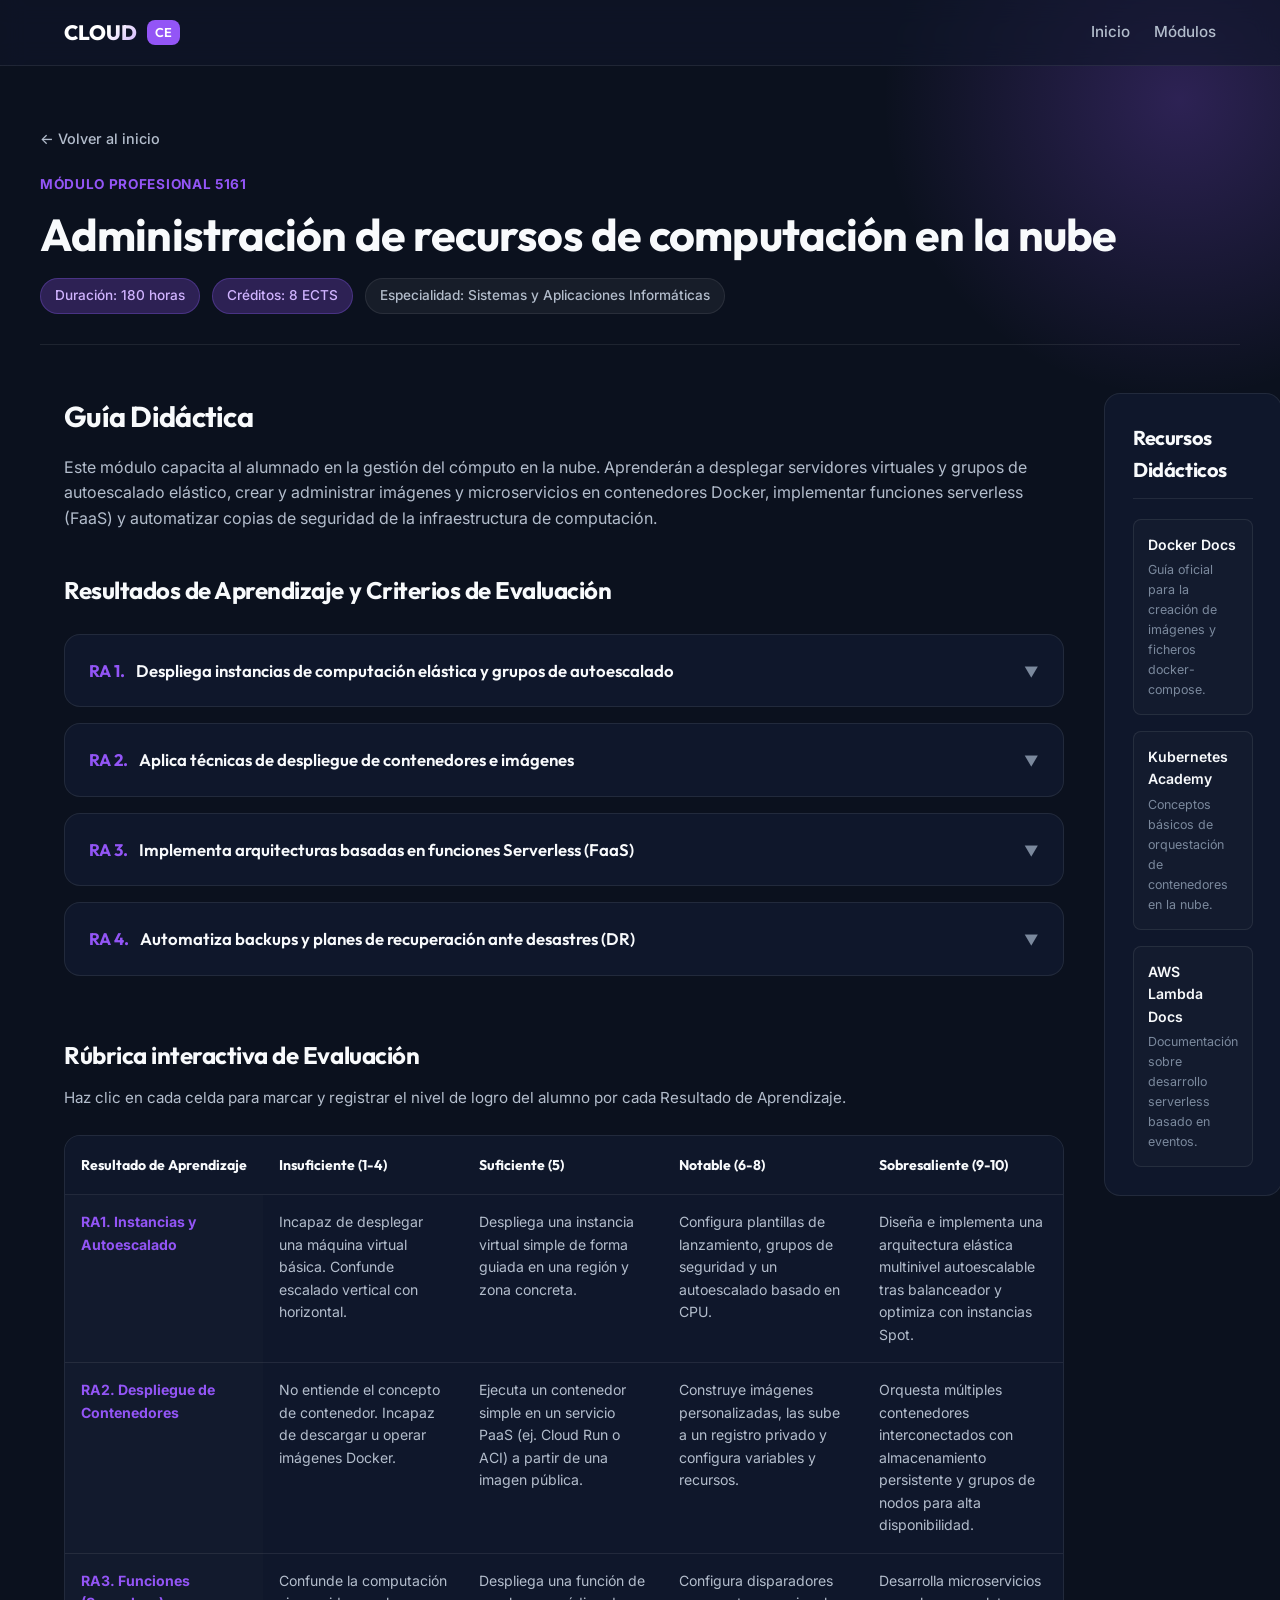
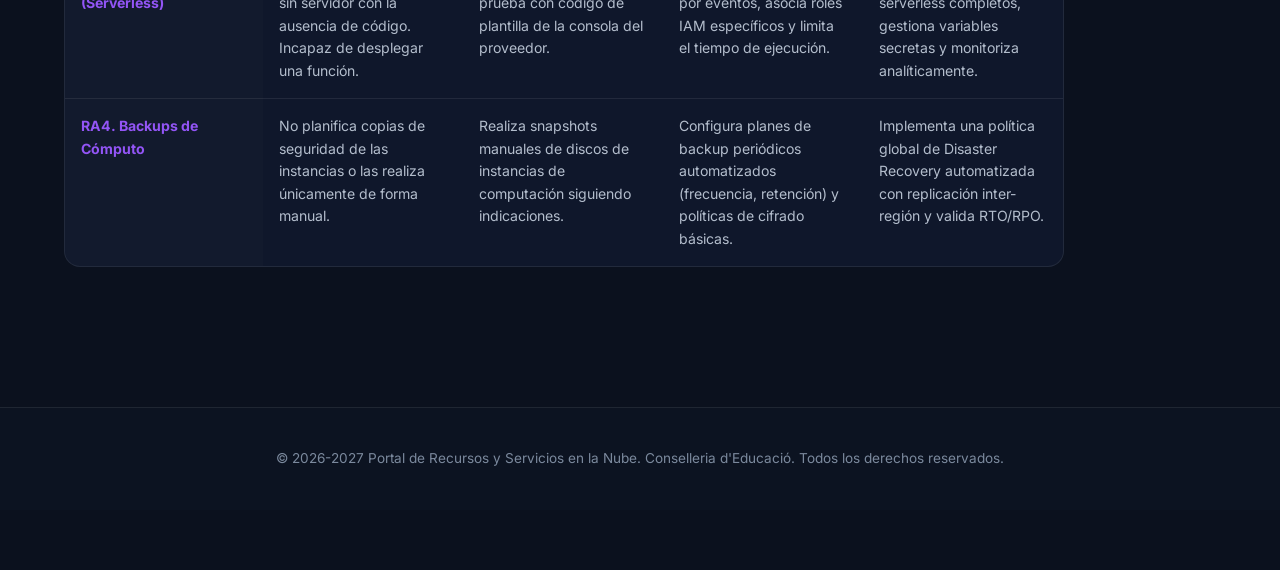
<file: modulos/5161.html>
<!DOCTYPE html>
<html lang="es">
<head>
    <meta charset="UTF-8">
    <meta name="viewport" content="width=device-width, initial-scale=1.0">
    <meta name="description" content="Guía didáctica del Módulo 5161: Administración de recursos de computación en la nube. Curso de especialización de FP.">
    <title>Módulo 5161 - Computación en la Nube - Especialización FP</title>
    <link rel="stylesheet" href="../styles.css">
</head>
<body>

    <div class="bg-glow"></div>

    <!-- Barra de Navegación -->
    <nav class="navbar">
        <div class="container nav-container">
            <a href="../index.html" class="nav-brand">
                CLOUD<span>CE</span>
            </a>
            <div class="nav-links">
                <a href="../index.html" class="nav-link">Inicio</a>
                <a href="../index.html#modulos" class="nav-link">Módulos</a>
            </div>
        </div>
    </nav>

    <!-- Cabecera de Módulo -->
    <header class="module-header container">
        <a href="../index.html" class="back-link">← Volver al inicio</a>
        <div class="module-code">Módulo Profesional 5161</div>
        <h1 class="module-header-title">Administración de recursos de computación en la nube</h1>
        <div class="badge-group">
            <span class="badge badge-primary">Duración: 180 horas</span>
            <span class="badge badge-primary">Créditos: 8 ECTS</span>
            <span class="badge">Especialidad: Sistemas y Aplicaciones Informáticas</span>
        </div>
    </header>

    <!-- Layout Detallado -->
    <div class="container detail-layout">
        
        <!-- Contenido Principal -->
        <main>
            <section style="margin-bottom: 40px;">
                <h2 style="font-size: 1.8rem; margin-bottom: 16px; font-family: var(--font-header);">Guía Didáctica</h2>
                <p style="color: var(--text-secondary); margin-bottom: 24px;">Este módulo capacita al alumnado en la gestión del cómputo en la nube. Aprenderán a desplegar servidores virtuales y grupos de autoescalado elástico, crear y administrar imágenes y microservicios en contenedores Docker, implementar funciones serverless (FaaS) y automatizar copias de seguridad de la infraestructura de computación.</p>
            </section>

            <!-- Acordeones de RAs y CEs -->
            <section style="margin-bottom: 60px;">
                <h2 style="font-size: 1.5rem; margin-bottom: 24px; font-family: var(--font-header);">Resultados de Aprendizaje y Criterios de Evaluación</h2>
                <div class="ra-list">
                    
                    <!-- RA 1 -->
                    <div class="ra-item">
                        <button class="ra-trigger">
                            <span class="ra-title"><strong>RA 1.</strong> Despliega instancias de computación elástica y grupos de autoescalado</span>
                            <span class="ra-icon">▼</span>
                        </button>
                        <div class="ra-content">
                            <div class="ra-inner">
                                <h4 class="ce-title">Criterios de Evaluación:</h4>
                                <ul class="ce-list">
                                    <li class="ce-item"><span class="ce-bullet">a)</span> Se ha seleccionado una región y zona de disponibilidad para alta disponibilidad.</li>
                                    <li class="ce-item"><span class="ce-bullet">b)</span> Se han creado plantillas de ejecución (Launch Templates) para instancias.</li>
                                    <li class="ce-item"><span class="ce-bullet">c)</span> Se ha seleccionado el tipo de cómputo (CPU, memoria, virtualizador) más rentable.</li>
                                    <li class="ce-item"><span class="ce-bullet">d)</span> Se han reservado los recursos en la plataforma según la opción seleccionada.</li>
                                    <li class="ce-item"><span class="ce-bullet">e)</span> Se han empleado plantillas para homogeneizar la creación de servidores.</li>
                                    <li class="ce-item"><span class="ce-bullet">f)</span> Se han modificado los recursos (escalado vertical) analizando tamaño y memoria.</li>
                                    <li class="ce-item"><span class="ce-bullet">g)</span> Se han definido comportamientos elásticos de autoescalado horizontal automático.</li>
                                    <li class="ce-item"><span class="ce-bullet">h)</span> Se han seleccionado y configurado agentes de monitorización del rendimiento.</li>
                                    <li class="ce-item"><span class="ce-bullet">i)</span> Se han asegurado los accesos (puertos, protocolos) a la máquina virtual.</li>
                                    <li class="ce-item"><span class="ce-bullet">j)</span> Se han creado etiquetas para identificar unívocamente las instancias.</li>
                                </ul>
                            </div>
                        </div>
                    </div>

                    <!-- RA 2 -->
                    <div class="ra-item">
                        <button class="ra-trigger">
                            <span class="ra-title"><strong>RA 2.</strong> Aplica técnicas de despliegue de contenedores e imágenes</span>
                            <span class="ra-icon">▼</span>
                        </button>
                        <div class="ra-content">
                            <div class="ra-inner">
                                <h4 class="ce-title">Criterios de Evaluación:</h4>
                                <ul class="ce-list">
                                    <li class="ce-item"><span class="ce-bullet">a)</span> Se han elegido región y zona de disponibilidad según arquitectura.</li>
                                    <li class="ce-item"><span class="ce-bullet">b)</span> Se han descargado, configurado y subido imágenes en repositorios (Registries).</li>
                                    <li class="ce-item"><span class="ce-bullet">c)</span> Se han configurado variables de entorno y archivos de inicialización del contenedor.</li>
                                    <li class="ce-item"><span class="ce-bullet">d)</span> Se han limitado los recursos de CPU/Memoria y configurado DNS y almacenamiento persistente.</li>
                                    <li class="ce-item"><span class="ce-bullet">e)</span> Se han organizado nodos de cómputo y balanceado el tráfico de contenedores.</li>
                                    <li class="ce-item"><span class="ce-bullet">f)</span> Se han activado monitorizaciones sobre la salud y rendimiento de los contenedores.</li>
                                </ul>
                            </div>
                        </div>
                    </div>

                    <!-- RA 3 -->
                    <div class="ra-item">
                        <button class="ra-trigger">
                            <span class="ra-title"><strong>RA 3.</strong> Implementa arquitecturas basadas en funciones Serverless (FaaS)</span>
                            <span class="ra-icon">▼</span>
                        </button>
                        <div class="ra-content">
                            <div class="ra-inner">
                                <h4 class="ce-title">Criterios de Evaluación:</h4>
                                <ul class="ce-list">
                                    <li class="ce-item"><span class="ce-bullet">a)</span> Se ha seleccionado la región óptima de ejecución de funciones.</li>
                                    <li class="ce-item"><span class="ce-bullet">b)</span> Se han programado y desplegado funciones ejecutables.</li>
                                    <li class="ce-item"><span class="ce-bullet">c)</span> Se han asociado roles e identidades con permisos adecuados a la función.</li>
                                    <li class="ce-item"><span class="ce-bullet">d)</span> Se ha configurado almacenamiento temporal o persistente para la ejecución.</li>
                                    <li class="ce-item"><span class="ce-bullet">e)</span> Se han integrado disparadores por eventos y alarmas a los flujos.</li>
                                    <li class="ce-item"><span class="ce-bullet">f)</span> Se ha configurado el despliegue garantizando la seguridad en los orígenes.</li>
                                    <li class="ce-item"><span class="ce-bullet">g)</span> Se han asignado etiquetas identificativas a las funciones.</li>
                                </ul>
                            </div>
                        </div>
                    </div>

                    <!-- RA 4 -->
                    <div class="ra-item">
                        <button class="ra-trigger">
                            <span class="ra-title"><strong>RA 4.</strong> Automatiza backups y planes de recuperación ante desastres (DR)</span>
                            <span class="ra-icon">▼</span>
                        </button>
                        <div class="ra-content">
                            <div class="ra-inner">
                                <h4 class="ce-title">Criterios de Evaluación:</h4>
                                <ul class="ce-list">
                                    <li class="ce-item"><span class="ce-bullet">a)</span> Se han determinado regiones y zonas de destino de respaldos.</li>
                                    <li class="ce-item"><span class="ce-bullet">b)</span> Se han diseñado planes de copia indicando frecuencias y políticas de retención.</li>
                                    <li class="ce-item"><span class="ce-bullet">c)</span> Se han configurado cifrados, retenciones a largo plazo y RTO/RPO de recuperación.</li>
                                    <li class="ce-item"><span class="ce-bullet">d)</span> Se han asignado recursos a los planes de backup de forma automatizada mediante etiquetas.</li>
                                </ul>
                            </div>
                        </div>
                    </div>

                </div>
            </section>

            <!-- Rúbrica Interactiva -->
            <section class="rubric-section">
                <h2 style="font-size: 1.5rem; margin-bottom: 12px; font-family: var(--font-header);">Rúbrica interactiva de Evaluación</h2>
                <p class="rubric-intro">Haz clic en cada celda para marcar y registrar el nivel de logro del alumno por cada Resultado de Aprendizaje.</p>
                
                <div class="rubric-table-wrapper">
                    <table class="rubric-table">
                        <thead>
                            <tr>
                                <th>Resultado de Aprendizaje</th>
                                <th>Insuficiente (1-4)</th>
                                <th>Suficiente (5)</th>
                                <th>Notable (6-8)</th>
                                <th>Sobresaliente (9-10)</th>
                            </tr>
                        </thead>
                        <tbody>
                            <tr>
                                <td class="ra-cell">RA1. Instancias y Autoescalado</td>
                                <td class="level-cell">Incapaz de desplegar una máquina virtual básica. Confunde escalado vertical con horizontal.</td>
                                <td class="level-cell">Despliega una instancia virtual simple de forma guiada en una región y zona concreta.</td>
                                <td class="level-cell">Configura plantillas de lanzamiento, grupos de seguridad y un autoescalado basado en CPU.</td>
                                <td class="level-cell">Diseña e implementa una arquitectura elástica multinivel autoescalable tras balanceador y optimiza con instancias Spot.</td>
                            </tr>
                            <tr>
                                <td class="ra-cell">RA2. Despliegue de Contenedores</td>
                                <td class="level-cell">No entiende el concepto de contenedor. Incapaz de descargar u operar imágenes Docker.</td>
                                <td class="level-cell">Ejecuta un contenedor simple en un servicio PaaS (ej. Cloud Run o ACI) a partir de una imagen pública.</td>
                                <td class="level-cell">Construye imágenes personalizadas, las sube a un registro privado y configura variables y recursos.</td>
                                <td class="level-cell">Orquesta múltiples contenedores interconectados con almacenamiento persistente y grupos de nodos para alta disponibilidad.</td>
                            </tr>
                            <tr>
                                <td class="ra-cell">RA3. Funciones (Serverless)</td>
                                <td class="level-cell">Confunde la computación sin servidor con la ausencia de código. Incapaz de desplegar una función.</td>
                                <td class="level-cell">Despliega una función de prueba con código de plantilla de la consola del proveedor.</td>
                                <td class="level-cell">Configura disparadores por eventos, asocia roles IAM específicos y limita el tiempo de ejecución.</td>
                                <td class="level-cell">Desarrolla microservicios serverless completos, gestiona variables secretas y monitoriza analíticamente.</td>
                            </tr>
                            <tr>
                                <td class="ra-cell">RA4. Backups de Cómputo</td>
                                <td class="level-cell">No planifica copias de seguridad de las instancias o las realiza únicamente de forma manual.</td>
                                <td class="level-cell">Realiza snapshots manuales de discos de instancias de computación siguiendo indicaciones.</td>
                                <td class="level-cell">Configura planes de backup periódicos automatizados (frecuencia, retención) y políticas de cifrado básicas.</td>
                                <td class="level-cell">Implementa una política global de Disaster Recovery automatizada con replicación inter-región y valida RTO/RPO.</td>
                            </tr>
                        </tbody>
                    </table>
                </div>
            </section>
        </main>

        <!-- Barra Lateral con Recursos -->
        <aside>
            <div class="sidebar-panel">
                <h3 class="sidebar-title">Recursos Didácticos</h3>
                <ul class="resource-list">
                    <li class="resource-item">
                        <a href="https://docs.docker.com/" target="_blank" rel="noopener">
                            <div class="resource-name">Docker Docs</div>
                            <div class="resource-desc">Guía oficial para la creación de imágenes y ficheros docker-compose.</div>
                        </a>
                    </li>
                    <li class="resource-item">
                        <a href="https://kubernetes.io/es/docs/home/" target="_blank" rel="noopener">
                            <div class="resource-name">Kubernetes Academy</div>
                            <div class="resource-desc">Conceptos básicos de orquestación de contenedores en la nube.</div>
                        </a>
                    </li>
                    <li class="resource-item">
                        <a href="https://docs.aws.amazon.com/lambda/" target="_blank" rel="noopener">
                            <div class="resource-name">AWS Lambda Docs</div>
                            <div class="resource-desc">Documentación sobre desarrollo serverless basado en eventos.</div>
                        </a>
                    </li>
                </ul>
            </div>
        </aside>

    </div>

    <!-- Footer -->
    <footer class="footer">
        <div class="container">
            <p>© 2026-2027 Portal de Recursos y Servicios en la Nube. Conselleria d'Educació. Todos los derechos reservados.</p>
        </div>
    </footer>

    <script src="../app.js"></script>
</body>
</html>
</file>
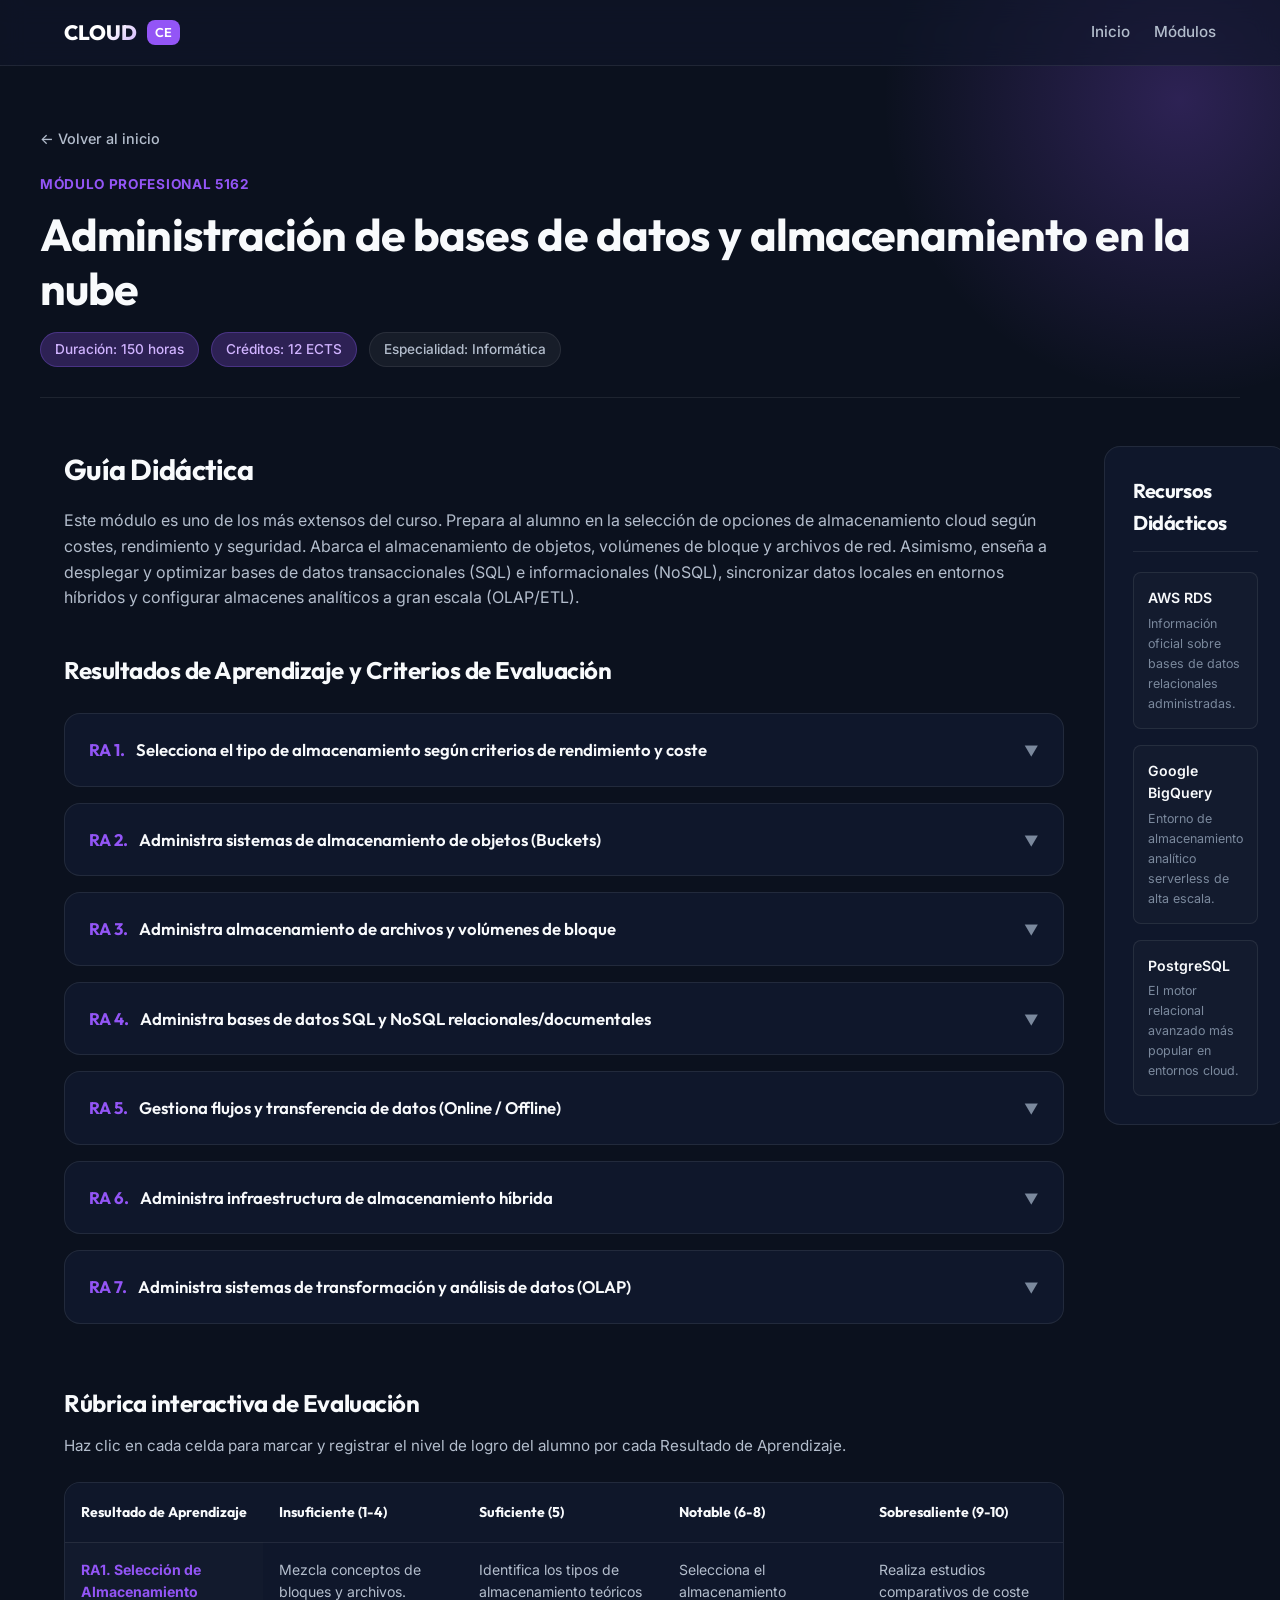
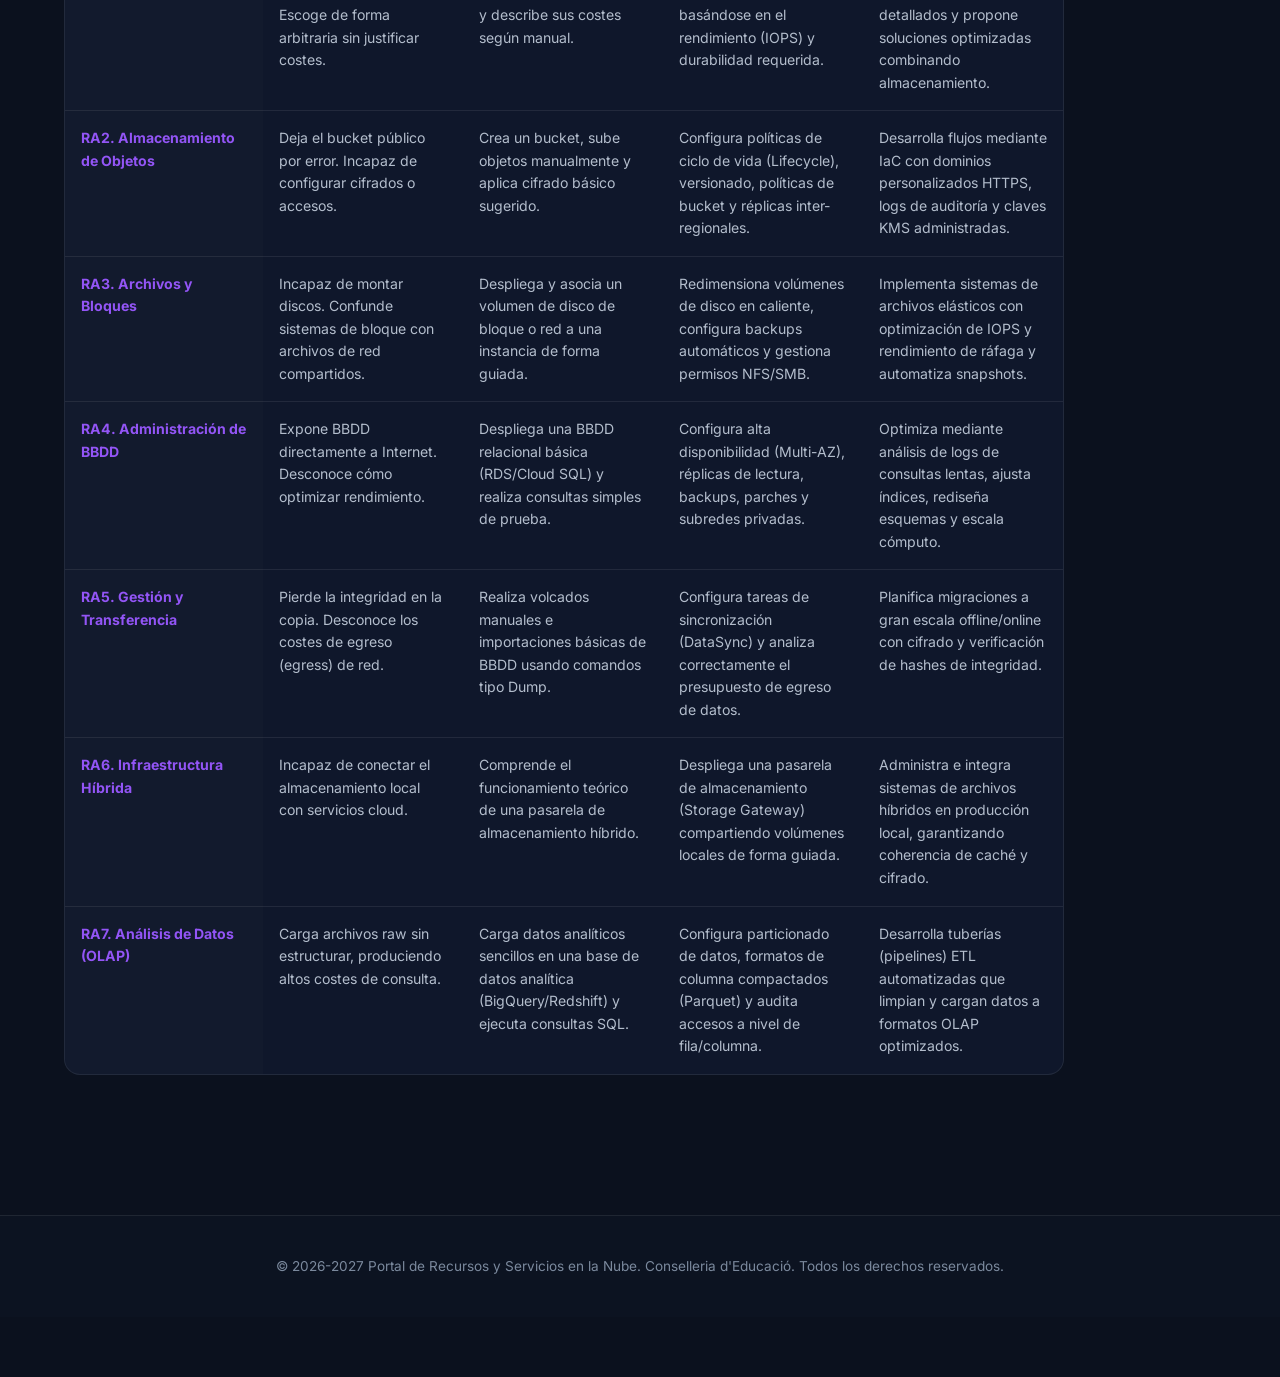
<file: modulos/5162.html>
<!DOCTYPE html>
<html lang="es">
<head>
    <meta charset="UTF-8">
    <meta name="viewport" content="width=device-width, initial-scale=1.0">
    <meta name="description" content="Guía didáctica del Módulo 5162: Administración de bases de datos y almacenamiento en la nube. Curso de especialización de FP.">
    <title>Módulo 5162 - Bases de Datos y Almacenamiento - Especialización FP</title>
    <link rel="stylesheet" href="../styles.css">
</head>
<body>

    <div class="bg-glow"></div>

    <!-- Barra de Navegación -->
    <nav class="navbar">
        <div class="container nav-container">
            <a href="../index.html" class="nav-brand">
                CLOUD<span>CE</span>
            </a>
            <div class="nav-links">
                <a href="../index.html" class="nav-link">Inicio</a>
                <a href="../index.html#modulos" class="nav-link">Módulos</a>
            </div>
        </div>
    </nav>

    <!-- Cabecera de Módulo -->
    <header class="module-header container">
        <a href="../index.html" class="back-link">← Volver al inicio</a>
        <div class="module-code">Módulo Profesional 5162</div>
        <h1 class="module-header-title">Administración de bases de datos y almacenamiento en la nube</h1>
        <div class="badge-group">
            <span class="badge badge-primary">Duración: 150 horas</span>
            <span class="badge badge-primary">Créditos: 12 ECTS</span>
            <span class="badge">Especialidad: Informática</span>
        </div>
    </header>

    <!-- Layout Detallado -->
    <div class="container detail-layout">
        
        <!-- Contenido Principal -->
        <main>
            <section style="margin-bottom: 40px;">
                <h2 style="font-size: 1.8rem; margin-bottom: 16px; font-family: var(--font-header);">Guía Didáctica</h2>
                <p style="color: var(--text-secondary); margin-bottom: 24px;">Este módulo es uno de los más extensos del curso. Prepara al alumno en la selección de opciones de almacenamiento cloud según costes, rendimiento y seguridad. Abarca el almacenamiento de objetos, volúmenes de bloque y archivos de red. Asimismo, enseña a desplegar y optimizar bases de datos transaccionales (SQL) e informacionales (NoSQL), sincronizar datos locales en entornos híbridos y configurar almacenes analíticos a gran escala (OLAP/ETL).</p>
            </section>

            <!-- Acordeones de RAs y CEs -->
            <section style="margin-bottom: 60px;">
                <h2 style="font-size: 1.5rem; margin-bottom: 24px; font-family: var(--font-header);">Resultados de Aprendizaje y Criterios de Evaluación</h2>
                <div class="ra-list">
                    
                    <!-- RA 1 -->
                    <div class="ra-item">
                        <button class="ra-trigger">
                            <span class="ra-title"><strong>RA 1.</strong> Selecciona el tipo de almacenamiento según criterios de rendimiento y coste</span>
                            <span class="ra-icon">▼</span>
                        </button>
                        <div class="ra-content">
                            <div class="ra-inner">
                                <h4 class="ce-title">Criterios de Evaluación:</h4>
                                <ul class="ce-list">
                                    <li class="ce-item"><span class="ce-bullet">a)</span> Se ha comprobado que las opciones del proveedor cubren requisitos funcionales.</li>
                                    <li class="ce-item"><span class="ce-bullet">b)</span> Se han evaluado garantías de durabilidad, fiabilidad y rendimiento en la documentación.</li>
                                    <li class="ce-item"><span class="ce-bullet">c)</span> Se han descartado clases de almacenamiento no disponibles geográficamente.</li>
                                    <li class="ce-item"><span class="ce-bullet">d)</span> Se ha seleccionado el tipo de almacenamiento más económico del catálogo.</li>
                                    <li class="ce-item"><span class="ce-bullet">e)</span> Se han ajustado variables de tamaño, ciclos de acceso y replicación para optimizar costes.</li>
                                </ul>
                            </div>
                        </div>
                    </div>

                    <!-- RA 2 -->
                    <div class="ra-item">
                        <button class="ra-trigger">
                            <span class="ra-title"><strong>RA 2.</strong> Administra sistemas de almacenamiento de objetos (Buckets)</span>
                            <span class="ra-icon">▼</span>
                        </button>
                        <div class="ra-content">
                            <div class="ra-inner">
                                <h4 class="ce-title">Criterios de Evaluación:</h4>
                                <ul class="ce-list">
                                    <li class="ce-item"><span class="ce-bullet">a)</span> Se han definido contenedores (buckets) y metadatos respetando límites del proveedor.</li>
                                    <li class="ce-item"><span class="ce-bullet">b)</span> Se han asignado clases de almacenamiento según frecuencias de acceso y costes.</li>
                                    <li class="ce-item"><span class="ce-bullet">c)</span> Se ha seleccionado la región óptima, respetando normativas de residencia (ej. RGPD).</li>
                                    <li class="ce-item"><span class="ce-bullet">d)</span> Se ha configurado cifrado en reposo mediante consola, comandos o código.</li>
                                    <li class="ce-item"><span class="ce-bullet">e)</span> Se han implementado políticas de seguridad, visibilidad y logs de auditoría.</li>
                                    <li class="ce-item"><span class="ce-bullet">f)</span> Se han configurado dominios personalizados con certificados SSL/TLS para acceso web.</li>
                                    <li class="ce-item"><span class="ce-bullet">g)</span> Se han implementado políticas de ciclo de vida (Lifecycle rules) para auto-archivado.</li>
                                    <li class="ce-item"><span class="ce-bullet">h)</span> Se ha establecido la replicación cruzada inter-región y políticas de backups.</li>
                                </ul>
                            </div>
                        </div>
                    </div>

                    <!-- RA 3 -->
                    <div class="ra-item">
                        <button class="ra-trigger">
                            <span class="ra-title"><strong>RA 3.</strong> Administra almacenamiento de archivos y volúmenes de bloque</span>
                            <span class="ra-icon">▼</span>
                        </button>
                        <div class="ra-content">
                            <div class="ra-inner">
                                <h4 class="ce-title">Criterios de Evaluación:</h4>
                                <ul class="ce-list">
                                    <li class="ce-item"><span class="ce-bullet">a)</span> Se ha escogido la clase y velocidad del disco según necesidades.</li>
                                    <li class="ce-item"><span class="ce-bullet">b)</span> Se ha distribuido la replicación entre múltiples zonas para redundancia.</li>
                                    <li class="ce-item"><span class="ce-bullet">c)</span> Se ha configurado el cifrado nativo del volumen.</li>
                                    <li class="ce-item"><span class="ce-bullet">d)</span> Se han parametrizado la seguridad, auditoría e inspección del volumen.</li>
                                    <li class="ce-item"><span class="ce-bullet">e)</span> Se han montado volúmenes (bloques) o archivos de red (NFS/SMB) en clientes.</li>
                                    <li class="ce-item"><span class="ce-bullet">f)</span> Se han aplicado cambios de ciclo de vida (redimensionado, desmontaje, borrado).</li>
                                    <li class="ce-item"><span class="ce-bullet">g)</span> Se han planificado backups automatizados mediante snapshots de discos.</li>
                                </ul>
                            </div>
                        </div>
                    </div>

                    <!-- RA 4 -->
                    <div class="ra-item">
                        <button class="ra-trigger">
                            <span class="ra-title"><strong>RA 4.</strong> Administra bases de datos SQL y NoSQL relacionales/documentales</span>
                            <span class="ra-icon">▼</span>
                        </button>
                        <div class="ra-content">
                            <div class="ra-inner">
                                <h4 class="ce-title">Criterios de Evaluación:</h4>
                                <ul class="ce-list">
                                    <li class="ce-item"><span class="ce-bullet">a)</span> Se ha configurado la topología regional y réplicas de lectura.</li>
                                    <li class="ce-item"><span class="ce-bullet">b)</span> Se ha configurado el cifrado en reposo y en tránsito.</li>
                                    <li class="ce-item"><span class="ce-bullet">c)</span> Se ha limitado el acceso de red a subredes privadas y se auditan logs.</li>
                                    <li class="ce-item"><span class="ce-bullet">d)</span> Se han ejecutado actualizaciones de versión y cambios de tamaño de cómputo.</li>
                                    <li class="ce-item"><span class="ce-bullet">e)</span> Se han configurado políticas de copias de seguridad automatizadas y retención.</li>
                                    <li class="ce-item"><span class="ce-bullet">f)</span> Se ha monitorizado el rendimiento del motor de base de datos.</li>
                                    <li class="ce-item"><span class="ce-bullet">g)</span> Se han optimizado consultas e índices para mejorar costes y velocidad.</li>
                                </ul>
                            </div>
                        </div>
                    </div>

                    <!-- RA 5 -->
                    <div class="ra-item">
                        <button class="ra-trigger">
                            <span class="ra-title"><strong>RA 5.</strong> Gestiona flujos y transferencia de datos (Online / Offline)</span>
                            <span class="ra-icon">▼</span>
                        </button>
                        <div class="ra-content">
                            <div class="ra-inner">
                                <h4 class="ce-title">Criterios de Evaluación:</h4>
                                <ul class="ce-list">
                                    <li class="ce-item"><span class="ce-bullet">a)</span> Se ha determinado el mecanismo de migración (online/offline) más conveniente.</li>
                                    <li class="ce-item"><span class="ce-bullet">b)</span> Se han calculado costes de transferencia de red (egress).</li>
                                    <li class="ce-item"><span class="ce-bullet">c)</span> Se han programado tareas de sincronización de datos seguras.</li>
                                    <li class="ce-item"><span class="ce-bullet">d)</span> Se han provisionado y cifrado dispositivos físicos para migración a gran escala.</li>
                                    <li class="ce-item"><span class="ce-bullet">e)</span> Se han configurado permisos en los orígenes y destinos del flujo.</li>
                                    <li class="ce-item"><span class="ce-bullet">f)</span> Se ha configurado la sincronización automática unidireccional o bidireccional.</li>
                                    <li class="ce-item"><span class="ce-bullet">g)</span> Se han realizado importaciones manuales o volcados de datos pesados.</li>
                                    <li class="ce-item"><span class="ce-bullet">h)</span> Se han analizado errores y verificado la integridad de las copias.</li>
                                </ul>
                            </div>
                        </div>
                    </div>

                    <!-- RA 6 -->
                    <div class="ra-item">
                        <button class="ra-trigger">
                            <span class="ra-title"><strong>RA 6.</strong> Administra infraestructura de almacenamiento híbrida</span>
                            <span class="ra-icon">▼</span>
                        </button>
                        <div class="ra-content">
                            <div class="ra-inner">
                                <h4 class="ce-title">Criterios de Evaluación:</h4>
                                <ul class="ce-list">
                                    <li class="ce-item"><span class="ce-bullet">a)</span> Se ha diseñado e implementado una configuración híbrida de almacenamiento.</li>
                                    <li class="ce-item"><span class="ce-bullet">b)</span> Se han utilizado conexiones directas o túneles VPN privados para interconexión.</li>
                                    <li class="ce-item"><span class="ce-bullet">c)</span> Se han desplegado pasarelas de almacenamiento (Storage Gateways) para compartir caché.</li>
                                    <li class="ce-item"><span class="ce-bullet">d)</span> Se han configurado logs y monitorización de las conexiones locales.</li>
                                    <li class="ce-item"><span class="ce-bullet">e)</span> Se ha configurado la sincronización automática en segundo plano hacia la nube.</li>
                                    <li class="ce-item"><span class="ce-bullet">f)</span> Se han importado/exportado datos bajo supervisión en el entorno híbrido.</li>
                                    <li class="ce-item"><span class="ce-bullet">g)</span> Se ha auditado la consistencia del almacenamiento híbrido.</li>
                                </ul>
                            </div>
                        </div>
                    </div>

                    <!-- RA 7 -->
                    <div class="ra-item">
                        <button class="ra-trigger">
                            <span class="ra-title"><strong>RA 7.</strong> Administra sistemas de transformación y análisis de datos (OLAP)</span>
                            <span class="ra-icon">▼</span>
                        </button>
                        <div class="ra-content">
                            <div class="ra-inner">
                                <h4 class="ce-title">Criterios de Evaluación:</h4>
                                <ul class="ce-list">
                                    <li class="ce-item"><span class="ce-bullet">a)</span> Se ha seleccionado la región y réplicas analíticas adecuadas.</li>
                                    <li class="ce-item"><span class="ce-bullet">b)</span> Se ha configurado cifrado en tránsito y en reposo de almacenes analíticos.</li>
                                    <li class="ce-item"><span class="ce-bullet">c)</span> Se ha limitado el acceso a nivel de fila y columna (Data Masking).</li>
                                    <li class="ce-item"><span class="ce-bullet">d)</span> Se ha configurado particionado y empaquetado columnar (Parquet/ORC) para consultas.</li>
                                    <li class="ce-item"><span class="ce-bullet">e)</span> Se han monitorizado los logs de trabajos de extracción y carga (ETL).</li>
                                    <li class="ce-item"><span class="ce-bullet">f)</span> Se han configurado respaldos de los datos consolidados analíticos.</li>
                                    <li class="ce-item"><span class="ce-bullet">g)</span> Se ha auditado el consumo de almacenamiento y cuotas de consulta OLAP.</li>
                                </ul>
                            </div>
                        </div>
                    </div>

                </div>
            </section>

            <!-- Rúbrica Interactiva -->
            <section class="rubric-section">
                <h2 style="font-size: 1.5rem; margin-bottom: 12px; font-family: var(--font-header);">Rúbrica interactiva de Evaluación</h2>
                <p class="rubric-intro">Haz clic en cada celda para marcar y registrar el nivel de logro del alumno por cada Resultado de Aprendizaje.</p>
                
                <div class="rubric-table-wrapper">
                    <table class="rubric-table">
                        <thead>
                            <tr>
                                <th>Resultado de Aprendizaje</th>
                                <th>Insuficiente (1-4)</th>
                                <th>Suficiente (5)</th>
                                <th>Notable (6-8)</th>
                                <th>Sobresaliente (9-10)</th>
                            </tr>
                        </thead>
                        <tbody>
                            <tr>
                                <td class="ra-cell">RA1. Selección de Almacenamiento</td>
                                <td class="level-cell">Mezcla conceptos de bloques y archivos. Escoge de forma arbitraria sin justificar costes.</td>
                                <td class="level-cell">Identifica los tipos de almacenamiento teóricos y describe sus costes según manual.</td>
                                <td class="level-cell">Selecciona el almacenamiento basándose en el rendimiento (IOPS) y durabilidad requerida.</td>
                                <td class="level-cell">Realiza estudios comparativos de coste detallados y propone soluciones optimizadas combinando almacenamiento.</td>
                            </tr>
                            <tr>
                                <td class="ra-cell">RA2. Almacenamiento de Objetos</td>
                                <td class="level-cell">Deja el bucket público por error. Incapaz de configurar cifrados o accesos.</td>
                                <td class="level-cell">Crea un bucket, sube objetos manualmente y aplica cifrado básico sugerido.</td>
                                <td class="level-cell">Configura políticas de ciclo de vida (Lifecycle), versionado, políticas de bucket y réplicas inter-regionales.</td>
                                <td class="level-cell">Desarrolla flujos mediante IaC con dominios personalizados HTTPS, logs de auditoría y claves KMS administradas.</td>
                            </tr>
                            <tr>
                                <td class="ra-cell">RA3. Archivos y Bloques</td>
                                <td class="level-cell">Incapaz de montar discos. Confunde sistemas de bloque con archivos de red compartidos.</td>
                                <td class="level-cell">Despliega y asocia un volumen de disco de bloque o red a una instancia de forma guiada.</td>
                                <td class="level-cell">Redimensiona volúmenes de disco en caliente, configura backups automáticos y gestiona permisos NFS/SMB.</td>
                                <td class="level-cell">Implementa sistemas de archivos elásticos con optimización de IOPS y rendimiento de ráfaga y automatiza snapshots.</td>
                            </tr>
                            <tr>
                                <td class="ra-cell">RA4. Administración de BBDD</td>
                                <td class="level-cell">Expone BBDD directamente a Internet. Desconoce cómo optimizar rendimiento.</td>
                                <td class="level-cell">Despliega una BBDD relacional básica (RDS/Cloud SQL) y realiza consultas simples de prueba.</td>
                                <td class="level-cell">Configura alta disponibilidad (Multi-AZ), réplicas de lectura, backups, parches y subredes privadas.</td>
                                <td class="level-cell">Optimiza mediante análisis de logs de consultas lentas, ajusta índices, rediseña esquemas y escala cómputo.</td>
                            </tr>
                            <tr>
                                <td class="ra-cell">RA5. Gestión y Transferencia</td>
                                <td class="level-cell">Pierde la integridad en la copia. Desconoce los costes de egreso (egress) de red.</td>
                                <td class="level-cell">Realiza volcados manuales e importaciones básicas de BBDD usando comandos tipo Dump.</td>
                                <td class="level-cell">Configura tareas de sincronización (DataSync) y analiza correctamente el presupuesto de egreso de datos.</td>
                                <td class="level-cell">Planifica migraciones a gran escala offline/online con cifrado y verificación de hashes de integridad.</td>
                            </tr>
                            <tr>
                                <td class="ra-cell">RA6. Infraestructura Híbrida</td>
                                <td class="level-cell">Incapaz de conectar el almacenamiento local con servicios cloud.</td>
                                <td class="level-cell">Comprende el funcionamiento teórico de una pasarela de almacenamiento híbrido.</td>
                                <td class="level-cell">Despliega una pasarela de almacenamiento (Storage Gateway) compartiendo volúmenes locales de forma guiada.</td>
                                <td class="level-cell">Administra e integra sistemas de archivos híbridos en producción local, garantizando coherencia de caché y cifrado.</td>
                            </tr>
                            <tr>
                                <td class="ra-cell">RA7. Análisis de Datos (OLAP)</td>
                                <td class="level-cell">Carga archivos raw sin estructurar, produciendo altos costes de consulta.</td>
                                <td class="level-cell">Carga datos analíticos sencillos en una base de datos analítica (BigQuery/Redshift) y ejecuta consultas SQL.</td>
                                <td class="level-cell">Configura particionado de datos, formatos de columna compactados (Parquet) y audita accesos a nivel de fila/columna.</td>
                                <td class="level-cell">Desarrolla tuberías (pipelines) ETL automatizadas que limpian y cargan datos a formatos OLAP optimizados.</td>
                            </tr>
                        </tbody>
                    </table>
                </div>
            </section>
        </main>

        <!-- Barra Lateral con Recursos -->
        <aside>
            <div class="sidebar-panel">
                <h3 class="sidebar-title">Recursos Didácticos</h3>
                <ul class="resource-list">
                    <li class="resource-item">
                        <a href="https://aws.amazon.com/es/rds/" target="_blank" rel="noopener">
                            <div class="resource-name">AWS RDS</div>
                            <div class="resource-desc">Información oficial sobre bases de datos relacionales administradas.</div>
                        </a>
                    </li>
                    <li class="resource-item">
                        <a href="https://cloud.google.com/bigquery?hl=es" target="_blank" rel="noopener">
                            <div class="resource-name">Google BigQuery</div>
                            <div class="resource-desc">Entorno de almacenamiento analítico serverless de alta escala.</div>
                        </a>
                    </li>
                    <li class="resource-item">
                        <a href="https://www.postgresql.org/" target="_blank" rel="noopener">
                            <div class="resource-name">PostgreSQL</div>
                            <div class="resource-desc">El motor relacional avanzado más popular en entornos cloud.</div>
                        </a>
                    </li>
                </ul>
            </div>
        </aside>

    </div>

    <!-- Footer -->
    <footer class="footer">
        <div class="container">
            <p>© 2026-2027 Portal de Recursos y Servicios en la Nube. Conselleria d'Educació. Todos los derechos reservados.</p>
        </div>
    </footer>

    <script src="../app.js"></script>
</body>
</html>
</file>
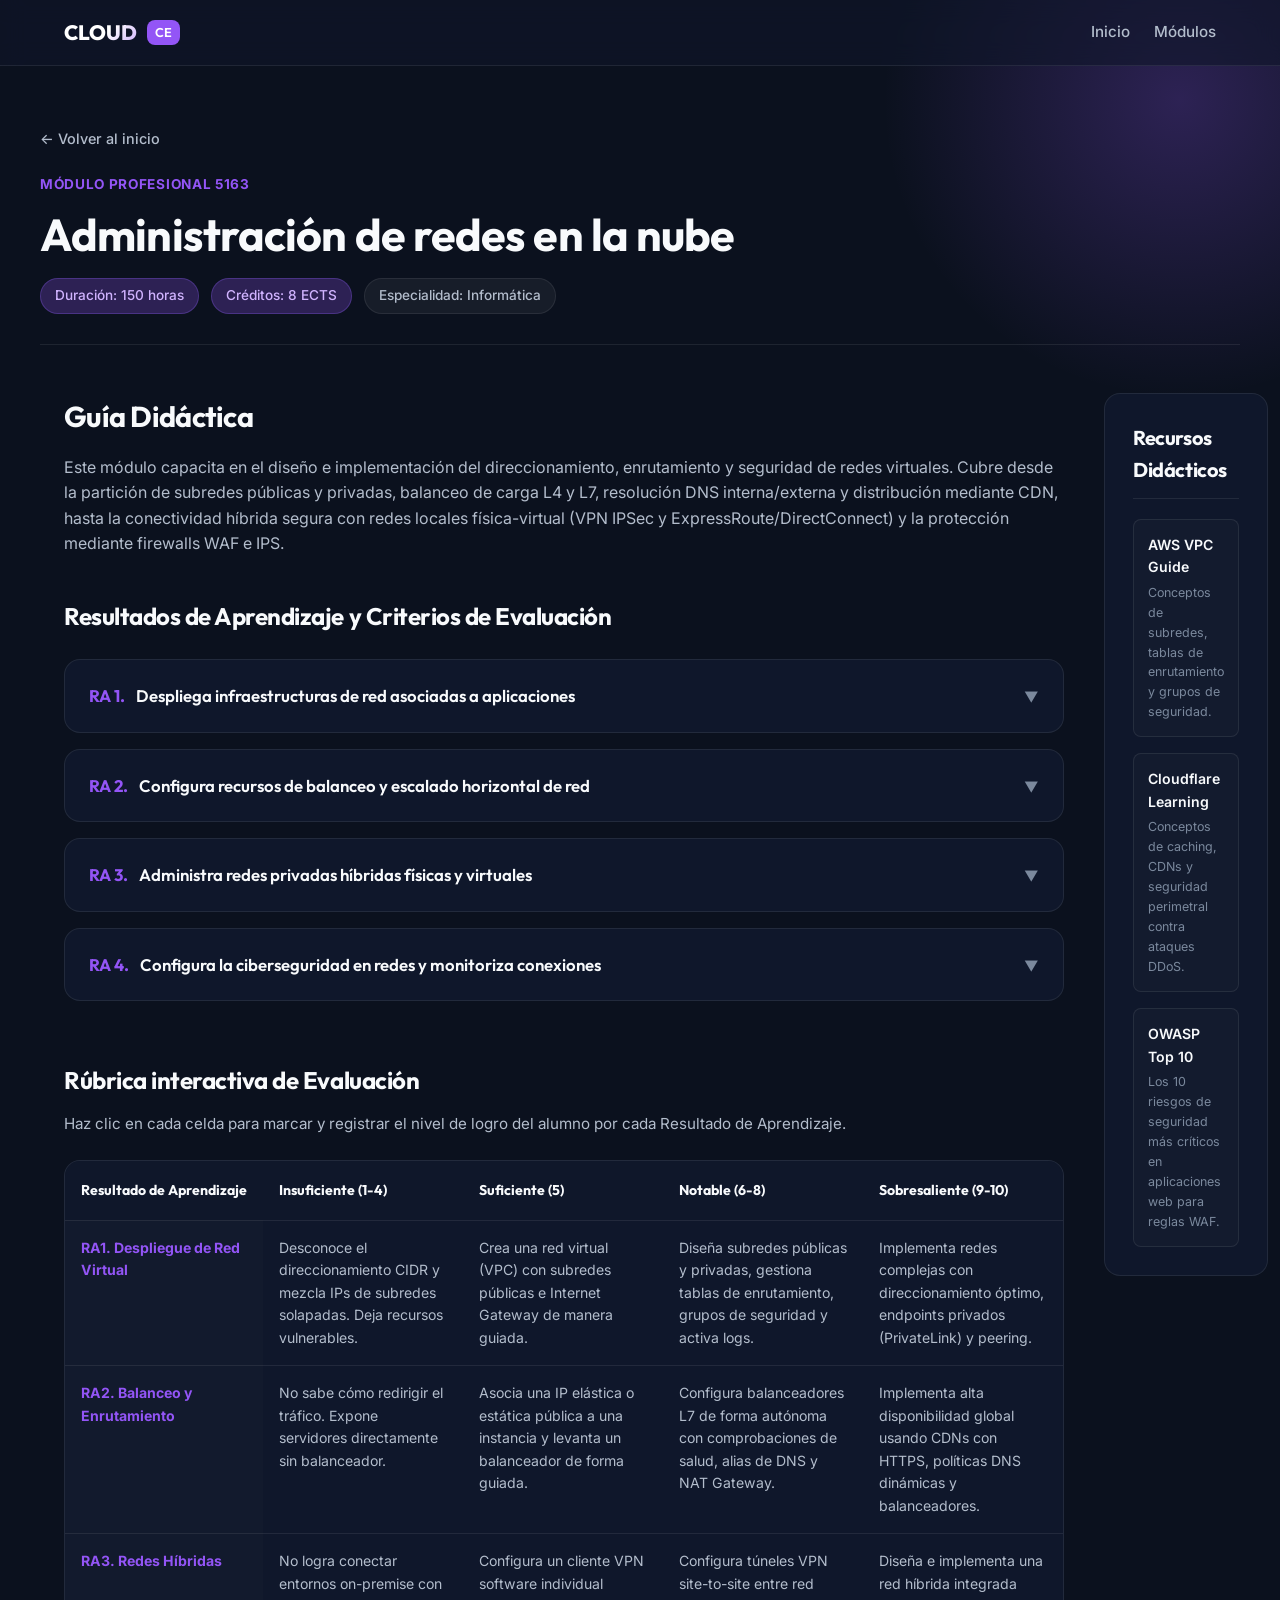
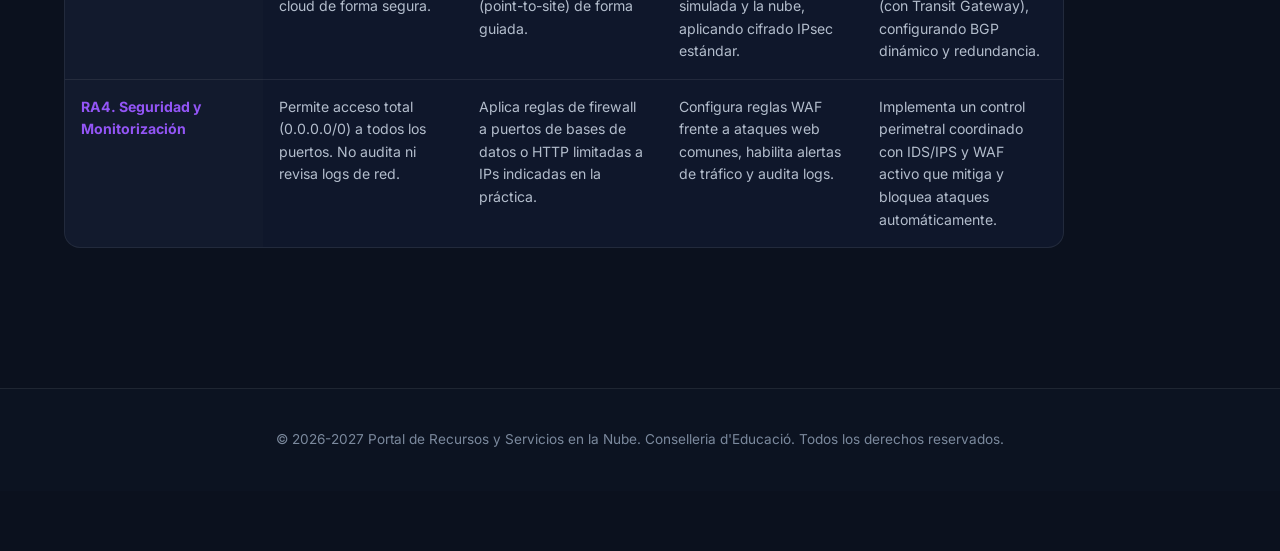
<file: modulos/5163.html>
<!DOCTYPE html>
<html lang="es">
<head>
    <meta charset="UTF-8">
    <meta name="viewport" content="width=device-width, initial-scale=1.0">
    <meta name="description" content="Guía didáctica del Módulo 5163: Administración de redes en la nube. Curso de especialización de FP.">
    <title>Módulo 5163 - Redes en la Nube - Especialización FP</title>
    <link rel="stylesheet" href="../styles.css">
</head>
<body>

    <div class="bg-glow"></div>

    <!-- Barra de Navegación -->
    <nav class="navbar">
        <div class="container nav-container">
            <a href="../index.html" class="nav-brand">
                CLOUD<span>CE</span>
            </a>
            <div class="nav-links">
                <a href="../index.html" class="nav-link">Inicio</a>
                <a href="../index.html#modulos" class="nav-link">Módulos</a>
            </div>
        </div>
    </nav>

    <!-- Cabecera de Módulo -->
    <header class="module-header container">
        <a href="../index.html" class="back-link">← Volver al inicio</a>
        <div class="module-code">Módulo Profesional 5163</div>
        <h1 class="module-header-title">Administración de redes en la nube</h1>
        <div class="badge-group">
            <span class="badge badge-primary">Duración: 150 horas</span>
            <span class="badge badge-primary">Créditos: 8 ECTS</span>
            <span class="badge">Especialidad: Informática</span>
        </div>
    </header>

    <!-- Layout Detallado -->
    <div class="container detail-layout">
        
        <!-- Contenido Principal -->
        <main>
            <section style="margin-bottom: 40px;">
                <h2 style="font-size: 1.8rem; margin-bottom: 16px; font-family: var(--font-header);">Guía Didáctica</h2>
                <p style="color: var(--text-secondary); margin-bottom: 24px;">Este módulo capacita en el diseño e implementación del direccionamiento, enrutamiento y seguridad de redes virtuales. Cubre desde la partición de subredes públicas y privadas, balanceo de carga L4 y L7, resolución DNS interna/externa y distribución mediante CDN, hasta la conectividad híbrida segura con redes locales física-virtual (VPN IPSec y ExpressRoute/DirectConnect) y la protección mediante firewalls WAF e IPS.</p>
            </section>

            <!-- Acordeones de RAs y CEs -->
            <section style="margin-bottom: 60px;">
                <h2 style="font-size: 1.5rem; margin-bottom: 24px; font-family: var(--font-header);">Resultados de Aprendizaje y Criterios de Evaluación</h2>
                <div class="ra-list">
                    
                    <!-- RA 1 -->
                    <div class="ra-item">
                        <button class="ra-trigger">
                            <span class="ra-title"><strong>RA 1.</strong> Despliega infraestructuras de red asociadas a aplicaciones</span>
                            <span class="ra-icon">▼</span>
                        </button>
                        <div class="ra-content">
                            <div class="ra-inner">
                                <h4 class="ce-title">Criterios de Evaluación:</h4>
                                <ul class="ce-list">
                                    <li class="ce-item"><span class="ce-bullet">a)</span> Se han configurado redes virtuales (VPCs), subredes CIDR, puertas de enlace y cortafuegos.</li>
                                    <li class="ce-item"><span class="ce-bullet">b)</span> Se han configurado reglas de seguridad (Security Groups) por puertos y protocolos.</li>
                                    <li class="ce-item"><span class="ce-bullet">c)</span> Se ha configurado resolución DNS interna y externa.</li>
                                    <li class="ce-item"><span class="ce-bullet">d)</span> Se han configurado túneles VPN, endpoints privados y peering entre redes virtuales.</li>
                                    <li class="ce-item"><span class="ce-bullet">e)</span> Se han creado herramientas de captura y análisis del tráfico (VPC Flow Logs).</li>
                                    <li class="ce-item"><span class="ce-bullet">f)</span> Se ha establecido el enrutamiento WAN con la red corporativa local.</li>
                                </ul>
                            </div>
                        </div>
                    </div>

                    <!-- RA 2 -->
                    <div class="ra-item">
                        <button class="ra-trigger">
                            <span class="ra-title"><strong>RA 2.</strong> Configura recursos de balanceo y escalado horizontal de red</span>
                            <span class="ra-icon">▼</span>
                        </button>
                        <div class="ra-content">
                            <div class="ra-inner">
                                <h4 class="ce-title">Criterios de Evaluación:</h4>
                                <ul class="ce-list">
                                    <li class="ce-item"><span class="ce-bullet">a)</span> Se han configurado balanceadores de carga L4 y L7 con sus comprobaciones de salud.</li>
                                    <li class="ce-item"><span class="ce-bullet">b)</span> Se han estructurado alias y registros DNS de balanceador.</li>
                                    <li class="ce-item"><span class="ce-bullet">c)</span> Se ha configurado la caché perimetral distribuida (CDN) en HTTPS.</li>
                                    <li class="ce-item"><span class="ce-bullet">d)</span> Se han establecido pasarelas de traducción de IPs privadas a públicas (NAT Gateways).</li>
                                    <li class="ce-item"><span class="ce-bullet">e)</span> Se han reservado IPs estáticas públicas y privadas fijas.</li>
                                    <li class="ce-item"><span class="ce-bullet">f)</span> Se han habilitado cortafuegos perimetrales, enrutadores globales (Transit Gateway) y VPNs.</li>
                                </ul>
                            </div>
                        </div>
                    </div>

                    <!-- RA 3 -->
                    <div class="ra-item">
                        <button class="ra-trigger">
                            <span class="ra-title"><strong>RA 3.</strong> Administra redes privadas híbridas físicas y virtuales</span>
                            <span class="ra-icon">▼</span>
                        </button>
                        <div class="ra-content">
                            <div class="ra-inner">
                                <h4 class="ce-title">Criterios de Evaluación:</h4>
                                <ul class="ce-list">
                                    <li class="ce-item"><span class="ce-bullet">a)</span> Se ha configurado emparejamiento directo (peering) entre redes cloud.</li>
                                    <li class="ce-item"><span class="ce-bullet">b)</span> Se han creado túneles VPN IPSec entre redes on-premise y cloud.</li>
                                    <li class="ce-item"><span class="ce-bullet">c)</span> Se han establecido conexiones dedicadas físicas y configurado BGP dinámico.</li>
                                    <li class="ce-item"><span class="ce-bullet">d)</span> Se han establecido puntos de emparejamiento públicos garantizando latencias y costes.</li>
                                    <li class="ce-item"><span class="ce-bullet">e)</span> Se han configurado rutas dinámicas automáticas en enrutadores físicos y virtuales.</li>
                                    <li class="ce-item"><span class="ce-bullet">f)</span> Se han configurado clientes VPN software de acceso temporal seguros (point-to-site).</li>
                                </ul>
                            </div>
                        </div>
                    </div>

                    <!-- RA 4 -->
                    <div class="ra-item">
                        <button class="ra-trigger">
                            <span class="ra-title"><strong>RA 4.</strong> Configura la ciberseguridad en redes y monitoriza conexiones</span>
                            <span class="ra-icon">▼</span>
                        </button>
                        <div class="ra-content">
                            <div class="ra-inner">
                                <h4 class="ce-title">Criterios de Evaluación:</h4>
                                <ul class="ce-list">
                                    <li class="ce-item"><span class="ce-bullet">a)</span> Se han establecido directivas de seguridad para supervisar accesos de red.</li>
                                    <li class="ce-item"><span class="ce-bullet">b)</span> Se han configurado cortafuegos perimetrales analizando políticas de tráfico.</li>
                                    <li class="ce-item"><span class="ce-bullet">c)</span> Se han implementado cortafuegos de aplicación web (WAF) y detectores de intrusos (IPS).</li>
                                    <li class="ce-item"><span class="ce-bullet">d)</span> Se ha automatizado la auditoría y despliegue de red mediante CLI o plantillas.</li>
                                    <li class="ce-item"><span class="ce-bullet">e)</span> Se ha monitorizado la conectividad y se han establecido alertas sobre logs.</li>
                                </ul>
                            </div>
                        </div>
                    </div>

                </div>
            </section>

            <!-- Rúbrica Interactiva -->
            <section class="rubric-section">
                <h2 style="font-size: 1.5rem; margin-bottom: 12px; font-family: var(--font-header);">Rúbrica interactiva de Evaluación</h2>
                <p class="rubric-intro">Haz clic en cada celda para marcar y registrar el nivel de logro del alumno por cada Resultado de Aprendizaje.</p>
                
                <div class="rubric-table-wrapper">
                    <table class="rubric-table">
                        <thead>
                            <tr>
                                <th>Resultado de Aprendizaje</th>
                                <th>Insuficiente (1-4)</th>
                                <th>Suficiente (5)</th>
                                <th>Notable (6-8)</th>
                                <th>Sobresaliente (9-10)</th>
                            </tr>
                        </thead>
                        <tbody>
                            <tr>
                                <td class="ra-cell">RA1. Despliegue de Red Virtual</td>
                                <td class="level-cell">Desconoce el direccionamiento CIDR y mezcla IPs de subredes solapadas. Deja recursos vulnerables.</td>
                                <td class="level-cell">Crea una red virtual (VPC) con subredes públicas e Internet Gateway de manera guiada.</td>
                                <td class="level-cell">Diseña subredes públicas y privadas, gestiona tablas de enrutamiento, grupos de seguridad y activa logs.</td>
                                <td class="level-cell">Implementa redes complejas con direccionamiento óptimo, endpoints privados (PrivateLink) y peering.</td>
                            </tr>
                            <tr>
                                <td class="ra-cell">RA2. Balanceo y Enrutamiento</td>
                                <td class="level-cell">No sabe cómo redirigir el tráfico. Expone servidores directamente sin balanceador.</td>
                                <td class="level-cell">Asocia una IP elástica o estática pública a una instancia y levanta un balanceador de forma guiada.</td>
                                <td class="level-cell">Configura balanceadores L7 de forma autónoma con comprobaciones de salud, alias de DNS y NAT Gateway.</td>
                                <td class="level-cell">Implementa alta disponibilidad global usando CDNs con HTTPS, políticas DNS dinámicas y balanceadores.</td>
                            </tr>
                            <tr>
                                <td class="ra-cell">RA3. Redes Híbridas</td>
                                <td class="level-cell">No logra conectar entornos on-premise con cloud de forma segura.</td>
                                <td class="level-cell">Configura un cliente VPN software individual (point-to-site) de forma guiada.</td>
                                <td class="level-cell">Configura túneles VPN site-to-site entre red simulada y la nube, aplicando cifrado IPsec estándar.</td>
                                <td class="level-cell">Diseña e implementa una red híbrida integrada (con Transit Gateway), configurando BGP dinámico y redundancia.</td>
                            </tr>
                            <tr>
                                <td class="ra-cell">RA4. Seguridad y Monitorización</td>
                                <td class="level-cell">Permite acceso total (0.0.0.0/0) a todos los puertos. No audita ni revisa logs de red.</td>
                                <td class="level-cell">Aplica reglas de firewall a puertos de bases de datos o HTTP limitadas a IPs indicadas en la práctica.</td>
                                <td class="level-cell">Configura reglas WAF frente a ataques web comunes, habilita alertas de tráfico y audita logs.</td>
                                <td class="level-cell">Implementa un control perimetral coordinado con IDS/IPS y WAF activo que mitiga y bloquea ataques automáticamente.</td>
                            </tr>
                        </tbody>
                    </table>
                </div>
            </section>
        </main>

        <!-- Barra Lateral con Recursos -->
        <aside>
            <div class="sidebar-panel">
                <h3 class="sidebar-title">Recursos Didácticos</h3>
                <ul class="resource-list">
                    <li class="resource-item">
                        <a href="https://docs.aws.amazon.com/vpc/" target="_blank" rel="noopener">
                            <div class="resource-name">AWS VPC Guide</div>
                            <div class="resource-desc">Conceptos de subredes, tablas de enrutamiento y grupos de seguridad.</div>
                        </a>
                    </li>
                    <li class="resource-item">
                        <a href="https://www.cloudflare.com/es-es/learning/cdn/what-is-a-cdn/" target="_blank" rel="noopener">
                            <div class="resource-name">Cloudflare Learning</div>
                            <div class="resource-desc">Conceptos de caching, CDNs y seguridad perimetral contra ataques DDoS.</div>
                        </a>
                    </li>
                    <li class="resource-item">
                        <a href="https://owasp.org/www-project-top-ten/" target="_blank" rel="noopener">
                            <div class="resource-name">OWASP Top 10</div>
                            <div class="resource-desc">Los 10 riesgos de seguridad más críticos en aplicaciones web para reglas WAF.</div>
                        </a>
                    </li>
                </ul>
            </div>
        </aside>

    </div>

    <!-- Footer -->
    <footer class="footer">
        <div class="container">
            <p>© 2026-2027 Portal de Recursos y Servicios en la Nube. Conselleria d'Educació. Todos los derechos reservados.</p>
        </div>
    </footer>

    <script src="../app.js"></script>
</body>
</html>
</file>
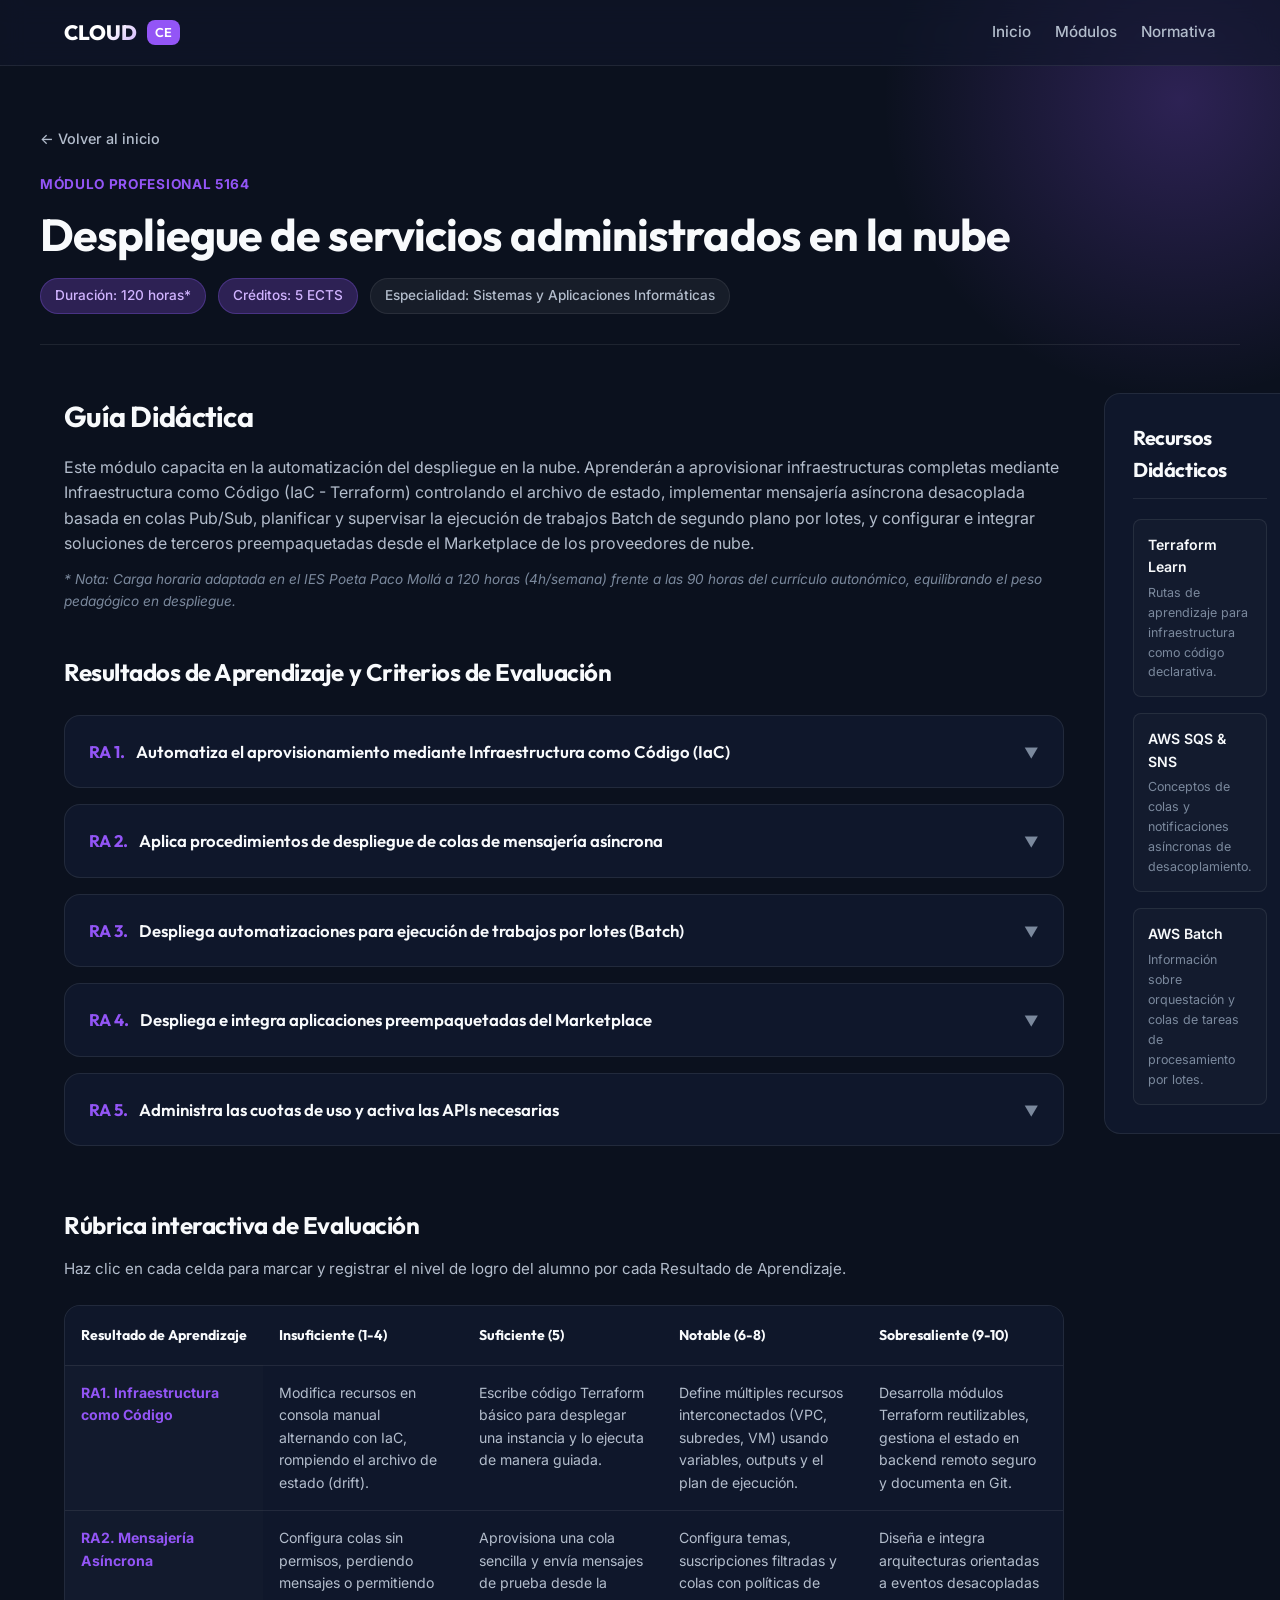
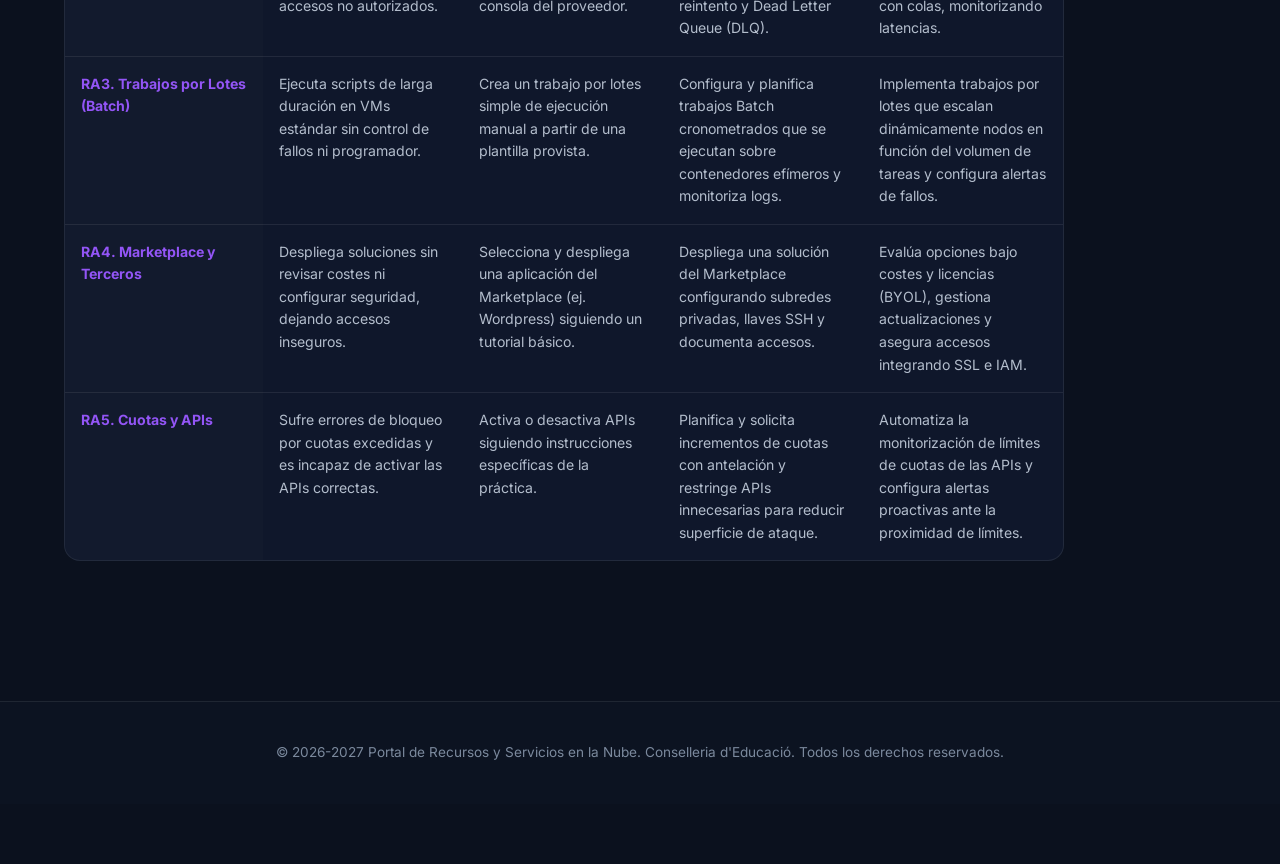
<file: modulos/5164.html>
<!DOCTYPE html>
<html lang="es">
<head>
    <meta charset="UTF-8">
    <meta name="viewport" content="width=device-width, initial-scale=1.0">
    <meta name="description" content="Guía didáctica del Módulo 5164: Despliegue de servicios administrados en la nube. Curso de especialización de FP.">
    <title>Módulo 5164 - Servicios Administrados - Especialización FP</title>
    <link rel="stylesheet" href="../styles.css">
</head>
<body>

    <div class="bg-glow"></div>

    <!-- Barra de Navegación -->
    <nav class="navbar">
        <div class="container nav-container">
            <a href="../index.html" class="nav-brand">
                CLOUD<span>CE</span>
            </a>
            <div class="nav-links">
                <a href="../index.html" class="nav-link">Inicio</a>
                <a href="../index.html#modulos" class="nav-link">Módulos</a>
                <a href="../leyes/index.html" class="nav-link">Normativa</a>
            </div>
        </div>
    </nav>

    <!-- Cabecera de Módulo -->
    <header class="module-header container">
        <a href="../index.html" class="back-link">← Volver al inicio</a>
        <div class="module-code">Módulo Profesional 5164</div>
        <h1 class="module-header-title">Despliegue de servicios administrados en la nube</h1>
        <div class="badge-group">
            <span class="badge badge-primary">Duración: 120 horas*</span>
            <span class="badge badge-primary">Créditos: 5 ECTS</span>
            <span class="badge">Especialidad: Sistemas y Aplicaciones Informáticas</span>
        </div>
    </header>

    <!-- Layout Detallado -->
    <div class="container detail-layout">
        
        <!-- Contenido Principal -->
        <main>
            <section style="margin-bottom: 40px;">
                <h2 style="font-size: 1.8rem; margin-bottom: 16px; font-family: var(--font-header);">Guía Didáctica</h2>
                <p style="color: var(--text-secondary); margin-bottom: 24px;">Este módulo capacita en la automatización del despliegue en la nube. Aprenderán a aprovisionar infraestructuras completas mediante Infraestructura como Código (IaC - Terraform) controlando el archivo de estado, implementar mensajería asíncrona desacoplada basada en colas Pub/Sub, planificar y supervisar la ejecución de trabajos Batch de segundo plano por lotes, y configurar e integrar soluciones de terceros preempaquetadas desde el Marketplace de los proveedores de nube.</p>
                <p style="font-size: 0.85rem; color: var(--text-muted); font-style: italic; margin-top: -12px; margin-bottom: 24px;">* Nota: Carga horaria adaptada en el IES Poeta Paco Mollá a 120 horas (4h/semana) frente a las 90 horas del currículo autonómico, equilibrando el peso pedagógico en despliegue.</p>
            </section>

            <!-- Acordeones de RAs y CEs -->
            <section style="margin-bottom: 60px;">
                <h2 style="font-size: 1.5rem; margin-bottom: 24px; font-family: var(--font-header);">Resultados de Aprendizaje y Criterios de Evaluación</h2>
                <div class="ra-list">
                    
                    <!-- RA 1 -->
                    <div class="ra-item">
                        <button class="ra-trigger">
                            <span class="ra-title"><strong>RA 1.</strong> Automatiza el aprovisionamiento mediante Infraestructura como Código (IaC)</span>
                            <span class="ra-icon">▼</span>
                        </button>
                        <div class="ra-content">
                            <div class="ra-inner">
                                <h4 class="ce-title">Criterios de Evaluación:</h4>
                                <ul class="ce-list">
                                    <li class="ce-item"><span class="ce-bullet">a)</span> Se han determinado los recursos cloud a desplegar y el estado final deseado.</li>
                                    <li class="ce-item"><span class="ce-bullet">b)</span> Se ha configurado el motor de IaC (Terraform/Providers) y sus permisos de acceso.</li>
                                    <li class="ce-item"><span class="ce-bullet">c)</span> Se han creado plantillas y ficheros declarativos utilizando variables y outputs.</li>
                                    <li class="ce-item"><span class="ce-bullet">d)</span> Se ha validado la sintaxis y generado el plan de cambios (dry-run).</li>
                                    <li class="ce-item"><span class="ce-bullet">e)</span> Se ha comparado el estado actual frente al estado final teórico de la infraestructura.</li>
                                    <li class="ce-item"><span class="ce-bullet">f)</span> Se ha ejecutado el despliegue automático, creando y configurando los recursos.</li>
                                    <li class="ce-item"><span class="ce-bullet">g)</span> Se han auditado y verificado las salidas y aprovisionamientos realizados.</li>
                                    <li class="ce-item"><span class="ce-bullet">h)</span> Se han documentado las plantillas y subido a un repositorio de código Git.</li>
                                </ul>
                            </div>
                        </div>
                    </div>

                    <!-- RA 2 -->
                    <div class="ra-item">
                        <button class="ra-trigger">
                            <span class="ra-title"><strong>RA 2.</strong> Aplica procedimientos de despliegue de colas de mensajería asíncrona</span>
                            <span class="ra-icon">▼</span>
                        </button>
                        <div class="ra-content">
                            <div class="ra-inner">
                                <h4 class="ce-title">Criterios de Evaluación:</h4>
                                <ul class="ce-list">
                                    <li class="ce-item"><span class="ce-bullet">a)</span> Se ha aprovisionado y habilitado el servicio de mensajería en la plataforma.</li>
                                    <li class="ce-item"><span class="ce-bullet">b)</span> Se han validado permisos e identidades para publicación y suscripción de mensajes.</li>
                                    <li class="ce-item"><span class="ce-bullet">c)</span> Se ha configurado el servicio (temas, suscripciones, reintentos y colas de descarte DLQ).</li>
                                    <li class="ce-item"><span class="ce-bullet">d)</span> Se ha monitorizado el flujo de mensajes mediante herramientas de métricas.</li>
                                    <li class="ce-item"><span class="ce-bullet">e)</span> Se ha verificado que los mensajes se procesan y entregan correctamente.</li>
                                </ul>
                            </div>
                        </div>
                    </div>

                    <!-- RA 3 -->
                    <div class="ra-item">
                        <button class="ra-trigger">
                            <span class="ra-title"><strong>RA 3.</strong> Despliega automatizaciones para ejecución de trabajos por lotes (Batch)</span>
                            <span class="ra-icon">▼</span>
                        </button>
                        <div class="ra-content">
                            <div class="ra-inner">
                                <h4 class="ce-title">Criterios de Evaluación:</h4>
                                <ul class="ce-list">
                                    <li class="ce-item"><span class="ce-bullet">a)</span> Se ha habilitado el servicio de automatización de tareas en segundo plano.</li>
                                    <li class="ce-item"><span class="ce-bullet">b)</span> Se ha configurado el trabajo a automatizar (nombre, reintentos, script y salidas).</li>
                                    <li class="ce-item"><span class="ce-bullet">c)</span> Se ha planificado la ejecución (ej. cron o eventos de almacenamiento).</li>
                                    <li class="ce-item"><span class="ce-bullet">d)</span> Se han analizado los tiempos de ejecución y logs de salida del trabajo por lotes.</li>
                                </ul>
                            </div>
                        </div>
                    </div>

                    <!-- RA 4 -->
                    <div class="ra-item">
                        <button class="ra-trigger">
                            <span class="ra-title"><strong>RA 4.</strong> Despliega e integra aplicaciones preempaquetadas del Marketplace</span>
                            <span class="ra-icon">▼</span>
                        </button>
                        <div class="ra-content">
                            <div class="ra-inner">
                                <h4 class="ce-title">Criterios de Evaluación:</h4>
                                <ul class="ce-list">
                                    <li class="ce-item"><span class="ce-bullet">a)</span> Se han analizado costes, licencias (BYOL) e infraestructura de la solución en el catálogo.</li>
                                    <li class="ce-item"><span class="ce-bullet">b)</span> Se han configurado los parámetros (máquinas, llaves, red) y permisos de la solución.</li>
                                    <li class="ce-item"><span class="ce-bullet">c)</span> Se ha ejecutado la instalación desatendida y monitorizado el proceso de creación.</li>
                                    <li class="ce-item"><span class="ce-bullet">d)</span> Se han realizado pruebas de acceso, puertos, logs y funcionamiento de la solución.</li>
                                    <li class="ce-item"><span class="ce-bullet">e)</span> Se han documentado tareas de soporte, actualizaciones de parches y limpieza.</li>
                                    <li class="ce-item"><span class="ce-bullet">f)</span> Se han registrado de forma segura credenciales por defecto, endpoints y accesos.</li>
                                </ul>
                            </div>
                        </div>
                    </div>

                    <!-- RA 5 -->
                    <div class="ra-item">
                        <button class="ra-trigger">
                            <span class="ra-title"><strong>RA 5.</strong> Administra las cuotas de uso y activa las APIs necesarias</span>
                            <span class="ra-icon">▼</span>
                        </button>
                        <div class="ra-content">
                            <div class="ra-inner">
                                <h4 class="ce-title">Criterios de Evaluación:</h4>
                                <ul class="ce-list">
                                    <li class="ce-item"><span class="ce-bullet">a)</span> Se han planificado las cuotas requeridas previas al despliegue.</li>
                                    <li class="ce-item"><span class="ce-bullet">b)</span> Se han respetado los límites predeterminados por el fabricante.</li>
                                    <li class="ce-item"><span class="ce-bullet">c)</span> Se han configurado límites específicos en las APIs consumidas.</li>
                                    <li class="ce-item"><span class="ce-bullet">d)</span> Se han solicitado incrementos o liberaciones de cuota al proveedor.</li>
                                    <li class="ce-item"><span class="ce-bullet">e)</span> Se han activado exclusivamente las APIs de servicio requeridas para ciberseguridad.</li>
                                </ul>
                            </div>
                        </div>
                    </div>

                </div>
            </section>

            <!-- Rúbrica Interactiva -->
            <section class="rubric-section">
                <h2 style="font-size: 1.5rem; margin-bottom: 12px; font-family: var(--font-header);">Rúbrica interactiva de Evaluación</h2>
                <p class="rubric-intro">Haz clic en cada celda para marcar y registrar el nivel de logro del alumno por cada Resultado de Aprendizaje.</p>
                
                <div class="rubric-table-wrapper">
                    <table class="rubric-table">
                        <thead>
                            <tr>
                                <th>Resultado de Aprendizaje</th>
                                <th>Insuficiente (1-4)</th>
                                <th>Suficiente (5)</th>
                                <th>Notable (6-8)</th>
                                <th>Sobresaliente (9-10)</th>
                            </tr>
                        </thead>
                        <tbody>
                            <tr>
                                <td class="ra-cell">RA1. Infraestructura como Código</td>
                                <td class="level-cell">Modifica recursos en consola manual alternando con IaC, rompiendo el archivo de estado (drift).</td>
                                <td class="level-cell">Escribe código Terraform básico para desplegar una instancia y lo ejecuta de manera guiada.</td>
                                <td class="level-cell">Define múltiples recursos interconectados (VPC, subredes, VM) usando variables, outputs y el plan de ejecución.</td>
                                <td class="level-cell">Desarrolla módulos Terraform reutilizables, gestiona el estado en backend remoto seguro y documenta en Git.</td>
                            </tr>
                            <tr>
                                <td class="ra-cell">RA2. Mensajería Asíncrona</td>
                                <td class="level-cell">Configura colas sin permisos, perdiendo mensajes o permitiendo accesos no autorizados.</td>
                                <td class="level-cell">Aprovisiona una cola sencilla y envía mensajes de prueba desde la consola del proveedor.</td>
                                <td class="level-cell">Configura temas, suscripciones filtradas y colas con políticas de reintento y Dead Letter Queue (DLQ).</td>
                                <td class="level-cell">Diseña e integra arquitecturas orientadas a eventos desacopladas con colas, monitorizando latencias.</td>
                            </tr>
                            <tr>
                                <td class="ra-cell">RA3. Trabajos por Lotes (Batch)</td>
                                <td class="level-cell">Ejecuta scripts de larga duración en VMs estándar sin control de fallos ni programador.</td>
                                <td class="level-cell">Crea un trabajo por lotes simple de ejecución manual a partir de una plantilla provista.</td>
                                <td class="level-cell">Configura y planifica trabajos Batch cronometrados que se ejecutan sobre contenedores efímeros y monitoriza logs.</td>
                                <td class="level-cell">Implementa trabajos por lotes que escalan dinámicamente nodos en función del volumen de tareas y configura alertas de fallos.</td>
                            </tr>
                            <tr>
                                <td class="ra-cell">RA4. Marketplace y Terceros</td>
                                <td class="level-cell">Despliega soluciones sin revisar costes ni configurar seguridad, dejando accesos inseguros.</td>
                                <td class="level-cell">Selecciona y despliega una aplicación del Marketplace (ej. Wordpress) siguiendo un tutorial básico.</td>
                                <td class="level-cell">Despliega una solución del Marketplace configurando subredes privadas, llaves SSH y documenta accesos.</td>
                                <td class="level-cell">Evalúa opciones bajo costes y licencias (BYOL), gestiona actualizaciones y asegura accesos integrando SSL e IAM.</td>
                            </tr>
                            <tr>
                                <td class="ra-cell">RA5. Cuotas y APIs</td>
                                <td class="level-cell">Sufre errores de bloqueo por cuotas excedidas y es incapaz de activar las APIs correctas.</td>
                                <td class="level-cell">Activa o desactiva APIs siguiendo instrucciones específicas de la práctica.</td>
                                <td class="level-cell">Planifica y solicita incrementos de cuotas con antelación y restringe APIs innecesarias para reducir superficie de ataque.</td>
                                <td class="level-cell">Automatiza la monitorización de límites de cuotas de las APIs y configura alertas proactivas ante la proximidad de límites.</td>
                            </tr>
                        </tbody>
                    </table>
                </div>
            </section>
        </main>

        <!-- Barra Lateral con Recursos -->
        <aside>
            <div class="sidebar-panel">
                <h3 class="sidebar-title">Recursos Didácticos</h3>
                <ul class="resource-list">
                    <li class="resource-item">
                        <a href="https://developer.hashicorp.com/terraform/tutorials" target="_blank" rel="noopener">
                            <div class="resource-name">Terraform Learn</div>
                            <div class="resource-desc">Rutas de aprendizaje para infraestructura como código declarativa.</div>
                        </a>
                    </li>
                    <li class="resource-item">
                        <a href="https://aws.amazon.com/es/sqs/" target="_blank" rel="noopener">
                            <div class="resource-name">AWS SQS & SNS</div>
                            <div class="resource-desc">Conceptos de colas y notificaciones asíncronas de desacoplamiento.</div>
                        </a>
                    </li>
                    <li class="resource-item">
                        <a href="https://aws.amazon.com/es/batch/" target="_blank" rel="noopener">
                            <div class="resource-name">AWS Batch</div>
                            <div class="resource-desc">Información sobre orquestación y colas de tareas de procesamiento por lotes.</div>
                        </a>
                    </li>
                </ul>
            </div>
        </aside>

    </div>

    <!-- Footer -->
    <footer class="footer">
        <div class="container">
            <p>© 2026-2027 Portal de Recursos y Servicios en la Nube. Conselleria d'Educació. Todos los derechos reservados.</p>
        </div>
    </footer>

    <script src="../app.js"></script>
</body>
</html>
</file>
<file: styles.css>
@import url('https://fonts.googleapis.com/css2?family=Inter:wght@300;400;500;600;700&family=Outfit:wght@400;500;600;700;800&display=swap');

/* variables del sistema de diseño */
:root {
    --bg-main: hsl(222, 47%, 8%);
    --bg-card: hsla(222, 47%, 14%, 0.6);
    --bg-card-hover: hsla(222, 47%, 18%, 0.85);
    --border-color: rgba(255, 255, 255, 0.08);
    --border-color-hover: rgba(139, 92, 246, 0.4);
    
    --text-primary: hsl(210, 40%, 98%);
    --text-secondary: hsl(215, 20%, 75%);
    --text-muted: hsl(215, 15%, 55%);
    
    --primary: hsl(263, 90%, 65%);
    --primary-glow: hsla(263, 90%, 65%, 0.25);
    --secondary: hsl(199, 89%, 48%);
    --accent: hsl(142, 70%, 50%);
    --accent-glow: hsla(142, 70%, 50%, 0.15);
    
    --font-header: 'Outfit', sans-serif;
    --font-body: 'Inter', sans-serif;
    
    --shadow-sm: 0 4px 6px -1px rgba(0, 0, 0, 0.1), 0 2px 4px -1px rgba(0, 0, 0, 0.06);
    --shadow-lg: 0 10px 15px -3px rgba(0, 0, 0, 0.3), 0 4px 6px -2px rgba(0, 0, 0, 0.05);
    --shadow-glow: 0 0 20px 0px hsla(263, 90%, 65%, 0.15);
    
    --radius-sm: 8px;
    --radius-md: 16px;
    --radius-lg: 24px;
}

/* Reseteo general */
* {
    margin: 0;
    padding: 0;
    box-sizing: border-box;
}

body {
    background-color: var(--bg-main);
    color: var(--text-primary);
    font-family: var(--font-body);
    line-height: 1.6;
    overflow-x: hidden;
    padding-bottom: 60px;
}

/* Fondo decorativo con gradientes */
.bg-glow {
    position: absolute;
    width: 600px;
    height: 600px;
    background: radial-gradient(circle, var(--primary-glow) 0%, rgba(0,0,0,0) 70%);
    top: -200px;
    right: -200px;
    z-index: -1;
    pointer-events: none;
}

.bg-glow-2 {
    position: absolute;
    width: 500px;
    height: 500px;
    background: radial-gradient(circle, hsla(199, 89%, 48%, 0.12) 0%, rgba(0,0,0,0) 70%);
    bottom: 20%;
    left: -200px;
    z-index: -1;
    pointer-events: none;
}

/* Estructura y Contenedores */
.container {
    max-width: 1200px;
    margin: 0 auto;
    padding: 0 24px;
}

/* Encabezados y Tipografía */
h1, h2, h3, h4, h5 {
    font-family: var(--font-header);
    font-weight: 700;
    letter-spacing: -0.02em;
}

a {
    color: inherit;
    text-decoration: none;
}

/* Barra de Navegación */
.navbar {
    backdrop-filter: blur(12px);
    -webkit-backdrop-filter: blur(12px);
    background-color: rgba(15, 23, 42, 0.6);
    border-bottom: 1px solid var(--border-color);
    position: sticky;
    top: 0;
    z-index: 100;
    padding: 16px 0;
}

.nav-container {
    display: flex;
    justify-content: space-between;
    align-items: center;
}

.nav-brand {
    font-family: var(--font-header);
    font-weight: 800;
    font-size: 1.3rem;
    display: flex;
    align-items: center;
    gap: 10px;
    background: linear-gradient(135deg, #fff 40%, var(--primary) 100%);
    -webkit-background-clip: text;
    -webkit-text-fill-color: transparent;
}

.nav-brand span {
    background: var(--primary);
    -webkit-text-fill-color: #fff;
    padding: 2px 8px;
    border-radius: var(--radius-sm);
    font-size: 0.8rem;
    font-weight: 600;
}

.nav-links {
    display: flex;
    gap: 24px;
}

.nav-link {
    color: var(--text-secondary);
    font-weight: 500;
    font-size: 0.95rem;
    transition: color 0.2s ease;
}

.nav-link:hover {
    color: var(--text-primary);
}

.btn-primary {
    background: linear-gradient(135deg, var(--primary) 0%, hsl(263, 80%, 55%) 100%);
    color: #fff;
    padding: 10px 20px;
    border-radius: var(--radius-sm);
    font-weight: 600;
    font-size: 0.9rem;
    border: none;
    cursor: pointer;
    box-shadow: 0 4px 12px rgba(139, 92, 246, 0.3);
    transition: transform 0.2s ease, box-shadow 0.2s ease;
}

.btn-primary:hover {
    transform: translateY(-2px);
    box-shadow: 0 6px 16px rgba(139, 92, 246, 0.45);
}

/* Sección Héroe (Landing) */
.hero {
    padding: 80px 0 40px 0;
    text-align: center;
    position: relative;
}

.hero-tag {
    background-color: var(--primary-glow);
    color: hsl(263, 100%, 80%);
    padding: 6px 16px;
    border-radius: 9999px;
    font-size: 0.85rem;
    font-weight: 600;
    letter-spacing: 0.05em;
    text-transform: uppercase;
    display: inline-block;
    margin-bottom: 20px;
}

.hero h1 {
    font-size: 3.5rem;
    line-height: 1.15;
    margin-bottom: 24px;
    background: linear-gradient(135deg, #fff 50%, var(--text-secondary) 100%);
    -webkit-background-clip: text;
    -webkit-text-fill-color: transparent;
}

.hero p {
    font-size: 1.15rem;
    color: var(--text-secondary);
    max-width: 700px;
    margin: 0 auto 36px auto;
}

/* Estadísticas rápidas */
.stats-grid {
    display: grid;
    grid-template-columns: repeat(auto-fit, minmax(200px, 1fr));
    gap: 20px;
    margin: 40px 0 80px 0;
}

.stat-card {
    background-color: var(--bg-card);
    border: 1px solid var(--border-color);
    border-radius: var(--radius-md);
    padding: 24px;
    text-align: center;
    backdrop-filter: blur(10px);
    -webkit-backdrop-filter: blur(10px);
    transition: border-color 0.25s ease, transform 0.2s ease;
}

.stat-card:hover {
    border-color: var(--border-color-hover);
    transform: translateY(-4px);
}

.stat-value {
    font-size: 2.2rem;
    font-weight: 800;
    color: var(--primary);
    margin-bottom: 4px;
    font-family: var(--font-header);
}

.stat-label {
    font-size: 0.85rem;
    color: var(--text-muted);
    text-transform: uppercase;
    letter-spacing: 0.05em;
    font-weight: 600;
}

/* Sección Módulos (Grid de Tarjetas) */
.section-title {
    font-size: 2rem;
    margin-bottom: 12px;
    position: relative;
    display: inline-block;
}

.section-subtitle {
    color: var(--text-secondary);
    margin-bottom: 40px;
}

.modules-grid {
    display: grid;
    grid-template-columns: repeat(auto-fit, minmax(340px, 1fr));
    gap: 24px;
    margin-bottom: 80px;
}

.module-card {
    background-color: var(--bg-card);
    border: 1px solid var(--border-color);
    border-radius: var(--radius-md);
    padding: 32px;
    display: flex;
    flex-direction: column;
    justify-content: space-between;
    transition: all 0.3s cubic-bezier(0.4, 0, 0.2, 1);
    position: relative;
    overflow: hidden;
}

.module-card::before {
    content: '';
    position: absolute;
    top: 0;
    left: 0;
    width: 4px;
    height: 100%;
    background: var(--primary);
    opacity: 0.8;
}

.module-card:hover {
    background-color: var(--bg-card-hover);
    border-color: var(--border-color-hover);
    transform: translateY(-8px);
    box-shadow: var(--shadow-glow), var(--shadow-lg);
}

.module-code {
    font-size: 0.85rem;
    color: var(--primary);
    font-weight: 700;
    text-transform: uppercase;
    letter-spacing: 0.05em;
    margin-bottom: 12px;
}

.module-title {
    font-size: 1.35rem;
    line-height: 1.3;
    margin-bottom: 16px;
    font-weight: 700;
}

.module-description {
    color: var(--text-secondary);
    font-size: 0.9rem;
    margin-bottom: 24px;
    flex-grow: 1;
}

.module-meta {
    display: flex;
    gap: 16px;
    border-top: 1px solid var(--border-color);
    padding-top: 16px;
    margin-bottom: 20px;
}

.meta-item {
    font-size: 0.8rem;
    color: var(--text-muted);
    font-weight: 500;
}

.meta-item strong {
    color: var(--text-primary);
}

.module-link {
    display: inline-flex;
    align-items: center;
    gap: 8px;
    color: var(--primary);
    font-weight: 600;
    font-size: 0.9rem;
    transition: gap 0.2s ease;
}

.module-card:hover .module-link {
    gap: 12px;
}

/* Sección Perfil y Salidas */
.profile-section {
    background-color: var(--bg-card);
    border: 1px solid var(--border-color);
    border-radius: var(--radius-lg);
    padding: 48px;
    margin-bottom: 80px;
    backdrop-filter: blur(10px);
}

.profile-grid {
    display: grid;
    grid-template-columns: 1.2fr 1fr;
    gap: 48px;
    align-items: center;
}

.profile-content h2 {
    font-size: 2.2rem;
    margin-bottom: 20px;
}

.profile-content p {
    color: var(--text-secondary);
    margin-bottom: 24px;
}

.profile-list {
    display: grid;
    grid-template-columns: 1fr 1fr;
    gap: 16px;
}

.profile-item {
    display: flex;
    align-items: center;
    gap: 12px;
    background-color: rgba(255, 255, 255, 0.03);
    border: 1px solid var(--border-color);
    padding: 16px;
    border-radius: var(--radius-sm);
    font-size: 0.9rem;
    font-weight: 500;
    transition: background-color 0.2s ease;
}

.profile-item:hover {
    background-color: rgba(255, 255, 255, 0.06);
}

.profile-item::before {
    content: '✦';
    color: var(--primary);
    font-weight: 700;
}

/* Estilos de Páginas de Detalle de Módulo */
.module-header {
    padding: 60px 0 30px 0;
    border-bottom: 1px solid var(--border-color);
    margin-bottom: 48px;
    position: relative;
}

.back-link {
    display: inline-flex;
    align-items: center;
    gap: 8px;
    color: var(--text-secondary);
    font-size: 0.9rem;
    font-weight: 500;
    margin-bottom: 24px;
    transition: color 0.2s ease, transform 0.2s ease;
}

.back-link:hover {
    color: var(--text-primary);
    transform: translateX(-4px);
}

.module-header-title {
    font-size: 2.8rem;
    margin-bottom: 16px;
    line-height: 1.2;
}

.badge-group {
    display: flex;
    gap: 12px;
    flex-wrap: wrap;
    margin-top: 16px;
}

.badge {
    background-color: rgba(255, 255, 255, 0.05);
    border: 1px solid var(--border-color);
    padding: 6px 14px;
    border-radius: 9999px;
    font-size: 0.85rem;
    font-weight: 500;
    color: var(--text-secondary);
}

.badge.badge-primary {
    background-color: var(--primary-glow);
    border-color: rgba(139, 92, 246, 0.3);
    color: hsl(263, 100%, 85%);
}

/* Grid de detalles del módulo */
.detail-layout {
    display: grid;
    grid-template-columns: 2.3fr 1fr;
    gap: 40px;
}

/* Acordeón para Resultados de Aprendizaje (RAs) */
.ra-list {
    display: flex;
    flex-direction: column;
    gap: 16px;
    margin-bottom: 48px;
}

.ra-item {
    background-color: var(--bg-card);
    border: 1px solid var(--border-color);
    border-radius: var(--radius-md);
    overflow: hidden;
    transition: border-color 0.25s ease, box-shadow 0.25s ease;
}

.ra-item:hover {
    border-color: rgba(255, 255, 255, 0.15);
}

.ra-item.active {
    border-color: var(--primary);
    box-shadow: 0 0 16px rgba(139, 92, 246, 0.1);
}

.ra-trigger {
    padding: 24px;
    width: 100%;
    text-align: left;
    background: none;
    border: none;
    color: inherit;
    font-family: inherit;
    cursor: pointer;
    display: flex;
    justify-content: space-between;
    align-items: flex-start;
    gap: 20px;
}

.ra-title {
    font-size: 1.05rem;
    font-weight: 600;
    font-family: var(--font-header);
    line-height: 1.4;
}

.ra-title strong {
    color: var(--primary);
    margin-right: 8px;
}

.ra-icon {
    font-size: 0.9rem;
    color: var(--text-muted);
    transition: transform 0.25s ease;
    padding-top: 4px;
}

.ra-item.active .ra-icon {
    transform: rotate(180deg);
    color: var(--primary);
}

.ra-content {
    max-height: 0;
    overflow: hidden;
    transition: max-height 0.3s cubic-bezier(0.4, 0, 0.2, 1);
    background-color: rgba(255, 255, 255, 0.01);
}

.ra-item.active .ra-content {
    max-height: 1500px; /* Suficiente altura */
    border-top: 1px solid var(--border-color);
}

.ra-inner {
    padding: 24px;
}

.ce-title {
    font-size: 0.85rem;
    color: var(--text-muted);
    text-transform: uppercase;
    letter-spacing: 0.05em;
    font-weight: 700;
    margin-bottom: 16px;
}

.ce-list {
    list-style: none;
    display: flex;
    flex-direction: column;
    gap: 12px;
}

.ce-item {
    display: flex;
    gap: 12px;
    font-size: 0.92rem;
    color: var(--text-secondary);
}

.ce-bullet {
    color: var(--primary);
    font-weight: 700;
}

/* Sidebar / Recursos Recomendados */
.sidebar-panel {
    background-color: var(--bg-card);
    border: 1px solid var(--border-color);
    border-radius: var(--radius-md);
    padding: 28px;
    position: sticky;
    top: 100px;
    margin-bottom: 30px;
}

.sidebar-title {
    font-size: 1.25rem;
    margin-bottom: 20px;
    padding-bottom: 12px;
    border-bottom: 1px solid var(--border-color);
}

.resource-list {
    list-style: none;
    display: flex;
    flex-direction: column;
    gap: 16px;
}

.resource-item a {
    display: block;
    padding: 14px;
    border-radius: var(--radius-sm);
    background-color: rgba(255, 255, 255, 0.02);
    border: 1px solid var(--border-color);
    font-size: 0.88rem;
    transition: all 0.2s ease;
}

.resource-item a:hover {
    background-color: rgba(139, 92, 246, 0.05);
    border-color: var(--primary);
    transform: translateX(4px);
}

.resource-name {
    font-weight: 600;
    margin-bottom: 4px;
    color: var(--text-primary);
}

.resource-desc {
    font-size: 0.78rem;
    color: var(--text-muted);
}

/* Rúbrica Interactiva */
.rubric-section {
    margin-top: 60px;
    margin-bottom: 60px;
}

.rubric-intro {
    font-size: 0.95rem;
    color: var(--text-secondary);
    margin-bottom: 24px;
}

.rubric-table-wrapper {
    overflow-x: auto;
    border-radius: var(--radius-md);
    border: 1px solid var(--border-color);
    background-color: var(--bg-card);
}

.rubric-table {
    width: 100%;
    border-collapse: collapse;
    text-align: left;
    font-size: 0.88rem;
}

.rubric-table th {
    background-color: rgba(15, 23, 42, 0.8);
    padding: 18px 16px;
    font-family: var(--font-header);
    font-weight: 700;
    border-bottom: 1px solid var(--border-color);
    color: var(--text-primary);
    white-space: nowrap;
}

.rubric-table td {
    padding: 16px;
    border-bottom: 1px solid var(--border-color);
    vertical-align: top;
    transition: background-color 0.2s ease;
    color: var(--text-secondary);
}

.rubric-table tbody tr:last-child td {
    border-bottom: none;
}

.rubric-table td.ra-cell {
    font-weight: 700;
    color: var(--primary);
    min-width: 180px;
    background-color: rgba(255, 255, 255, 0.01);
}

.rubric-table td.level-cell {
    cursor: pointer;
    min-width: 200px;
}

.rubric-table td.level-cell:hover {
    background-color: rgba(255, 255, 255, 0.03);
}

/* Celda seleccionada de la rúbrica */
.rubric-table td.level-cell.selected {
    background-color: hsla(263, 90%, 65%, 0.12);
    border: 2px solid var(--primary);
    color: #fff;
    box-shadow: inset 0 0 12px rgba(139, 92, 246, 0.1);
}

/* Footer */
.footer {
    border-top: 1px solid var(--border-color);
    padding: 40px 0;
    text-align: center;
    color: var(--text-muted);
    font-size: 0.85rem;
    background-color: rgba(15, 23, 42, 0.3);
    margin-top: 80px;
}

.footer-nav {
    display: flex;
    justify-content: center;
    gap: 20px;
    margin-bottom: 16px;
}

.footer-nav a {
    color: var(--text-secondary);
}

.footer-nav a:hover {
    color: var(--text-primary);
}

/* Transiciones de Carga y Animaciones */
@keyframes fadeInUp {
    from {
        opacity: 0;
        transform: translateY(20px);
    }
    to {
        opacity: 1;
        transform: translateY(0);
    }
}

.animate-fade-in {
    animation: fadeInUp 0.6s cubic-bezier(0.16, 1, 0.3, 1) forwards;
}

/* Adaptación Responsive */
@media (max-width: 992px) {
    .hero h1 {
        font-size: 2.8rem;
    }
    .stats-grid {
        grid-template-columns: repeat(2, 1fr);
    }
    .detail-layout {
        grid-template-columns: 1fr;
    }
    .profile-grid {
        grid-template-columns: 1fr;
        gap: 32px;
    }
    .sidebar-panel {
        position: static;
    }
}

@media (max-width: 600px) {
    .hero h1 {
        font-size: 2rem;
    }
    .stats-grid {
        grid-template-columns: 1fr;
    }
    .nav-links {
        display: none; /* Simplificado para móvil */
    }
    .profile-list {
        grid-template-columns: 1fr;
    }
    .rubric-table th, .rubric-table td {
        padding: 12px;
        font-size: 0.8rem;
    }
}
</file>
